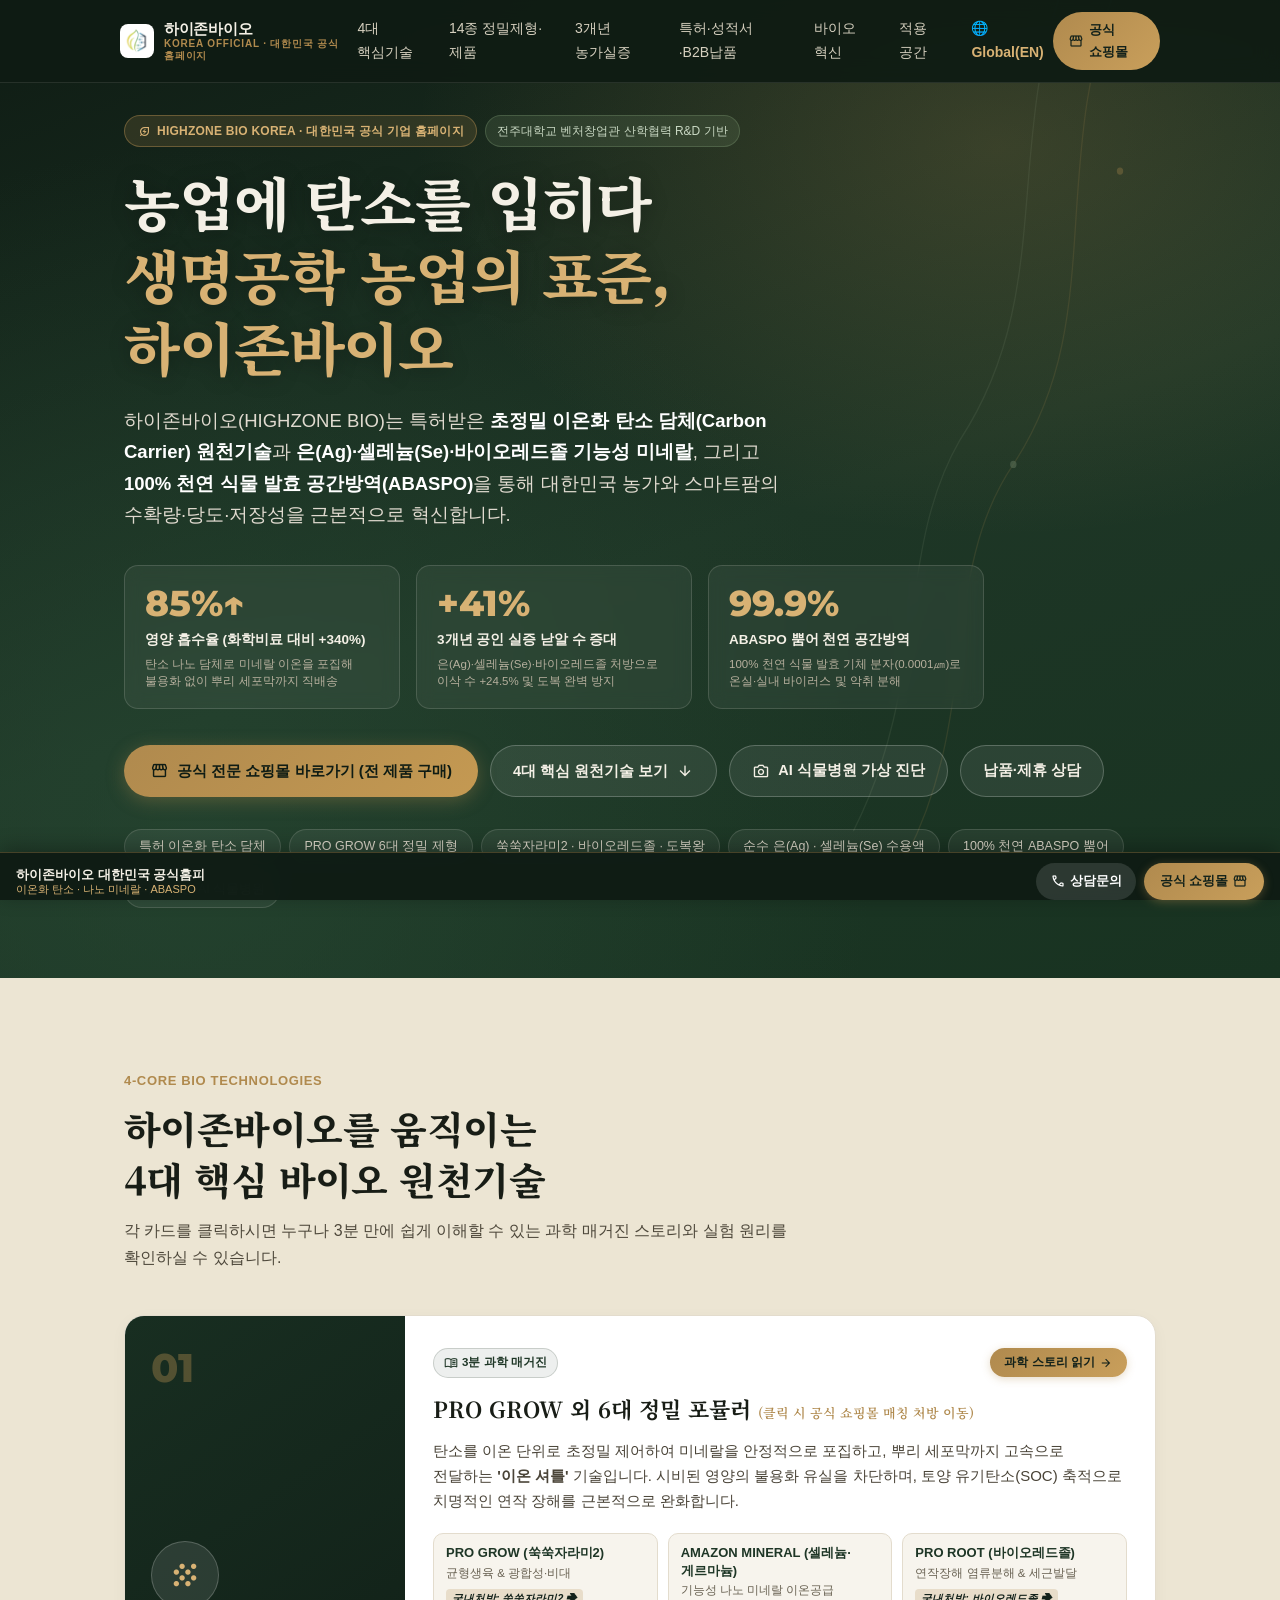
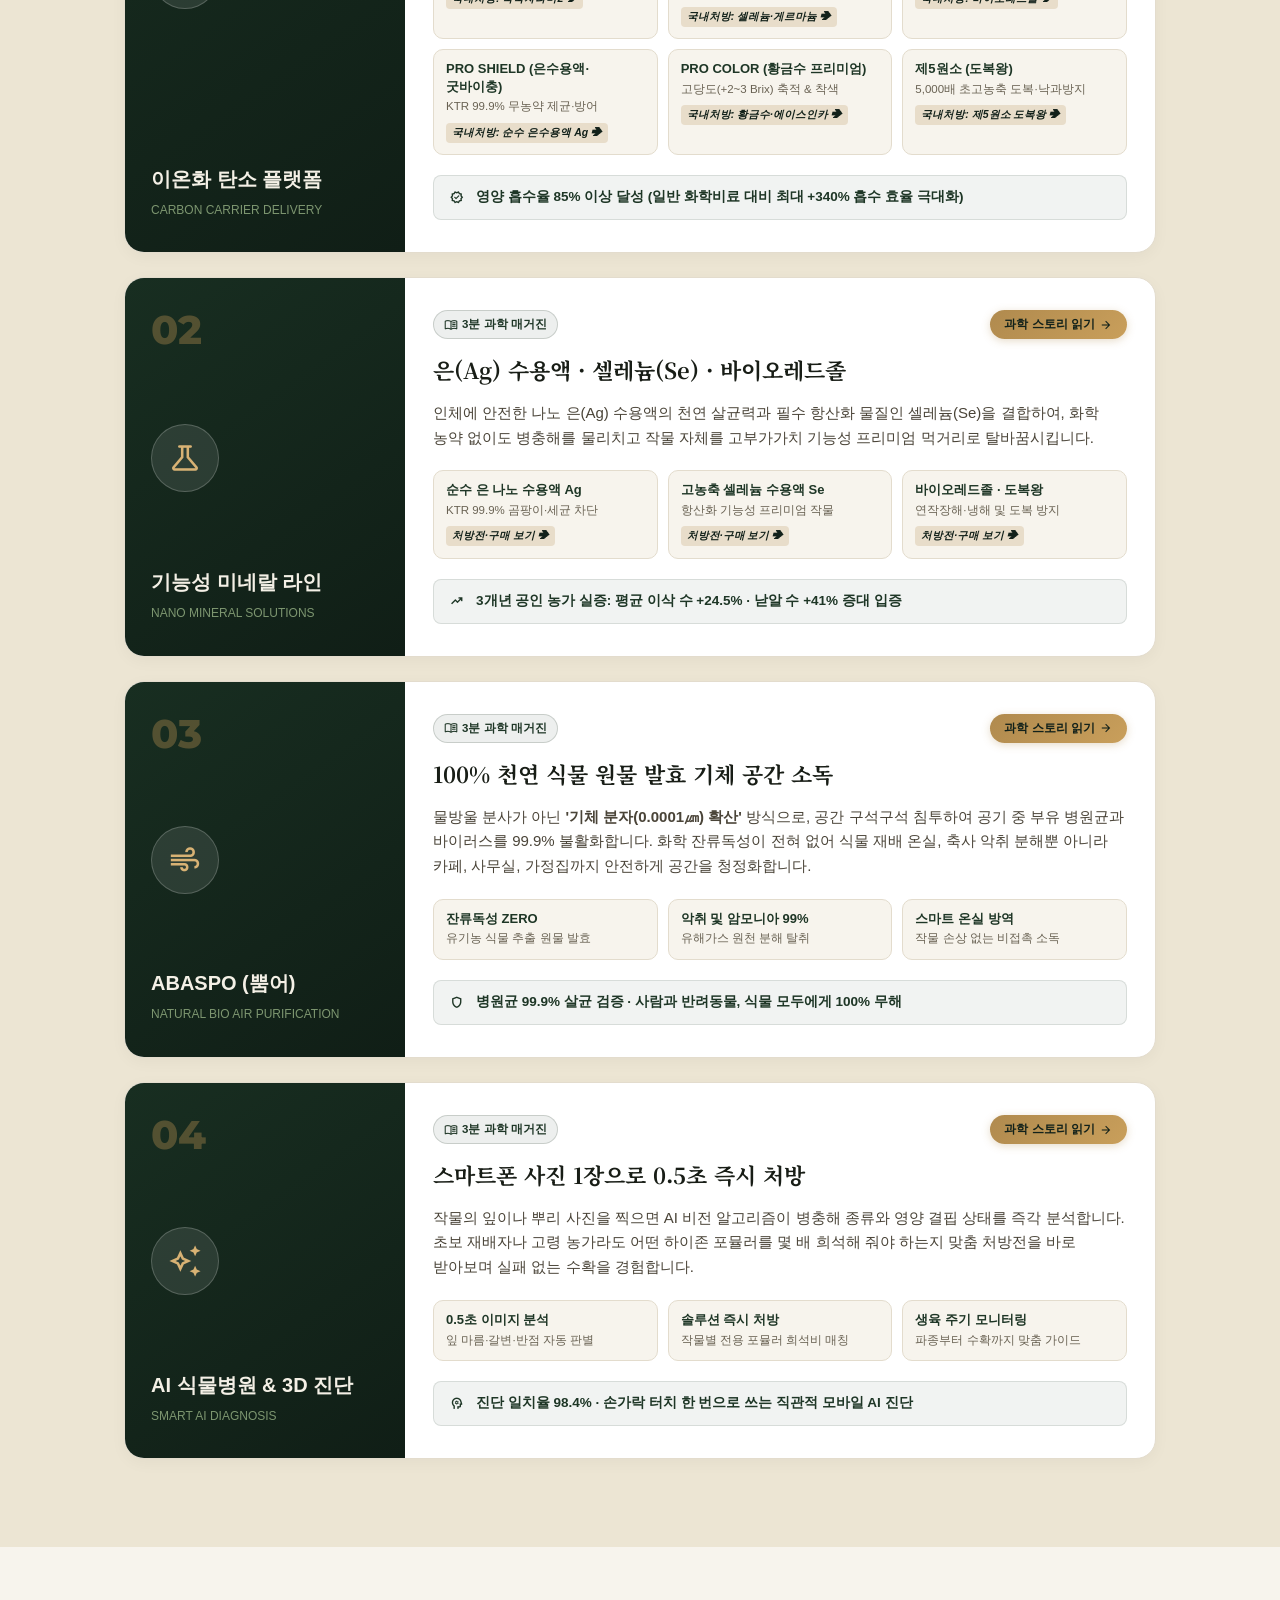
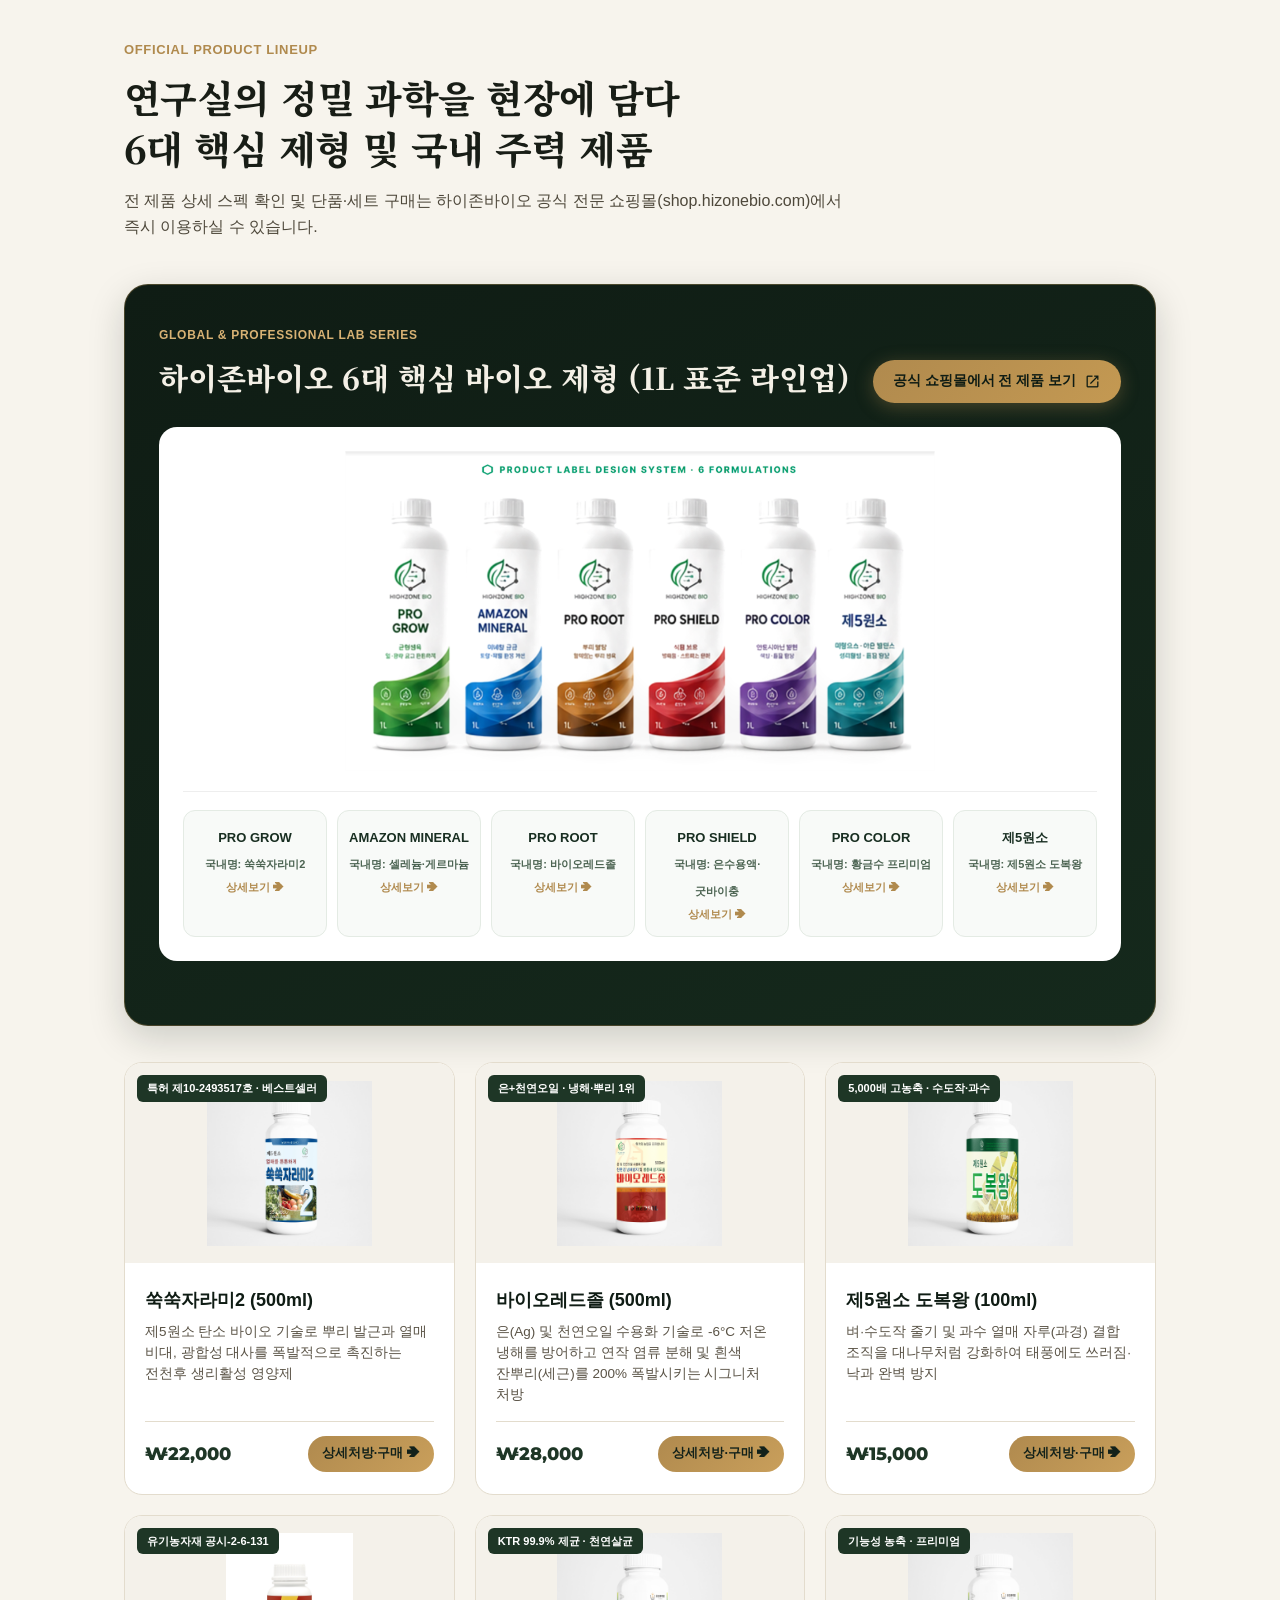
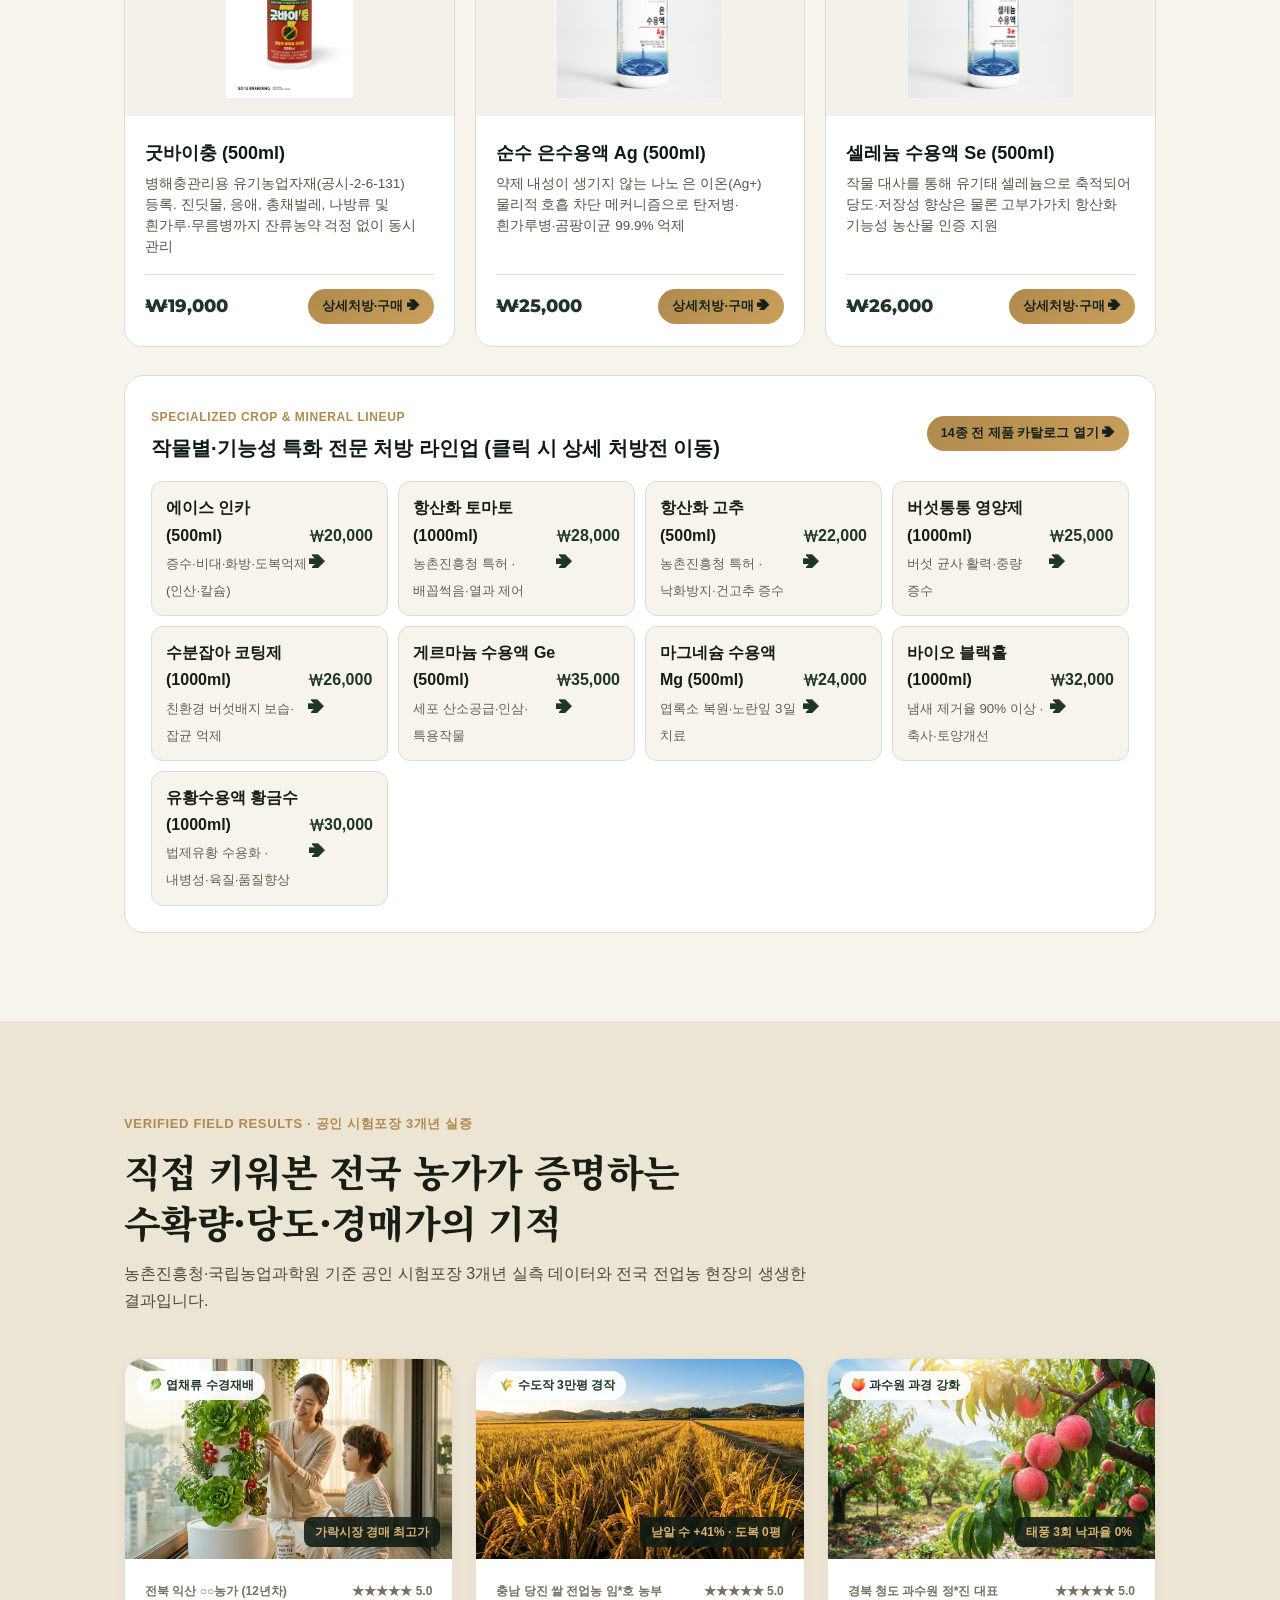
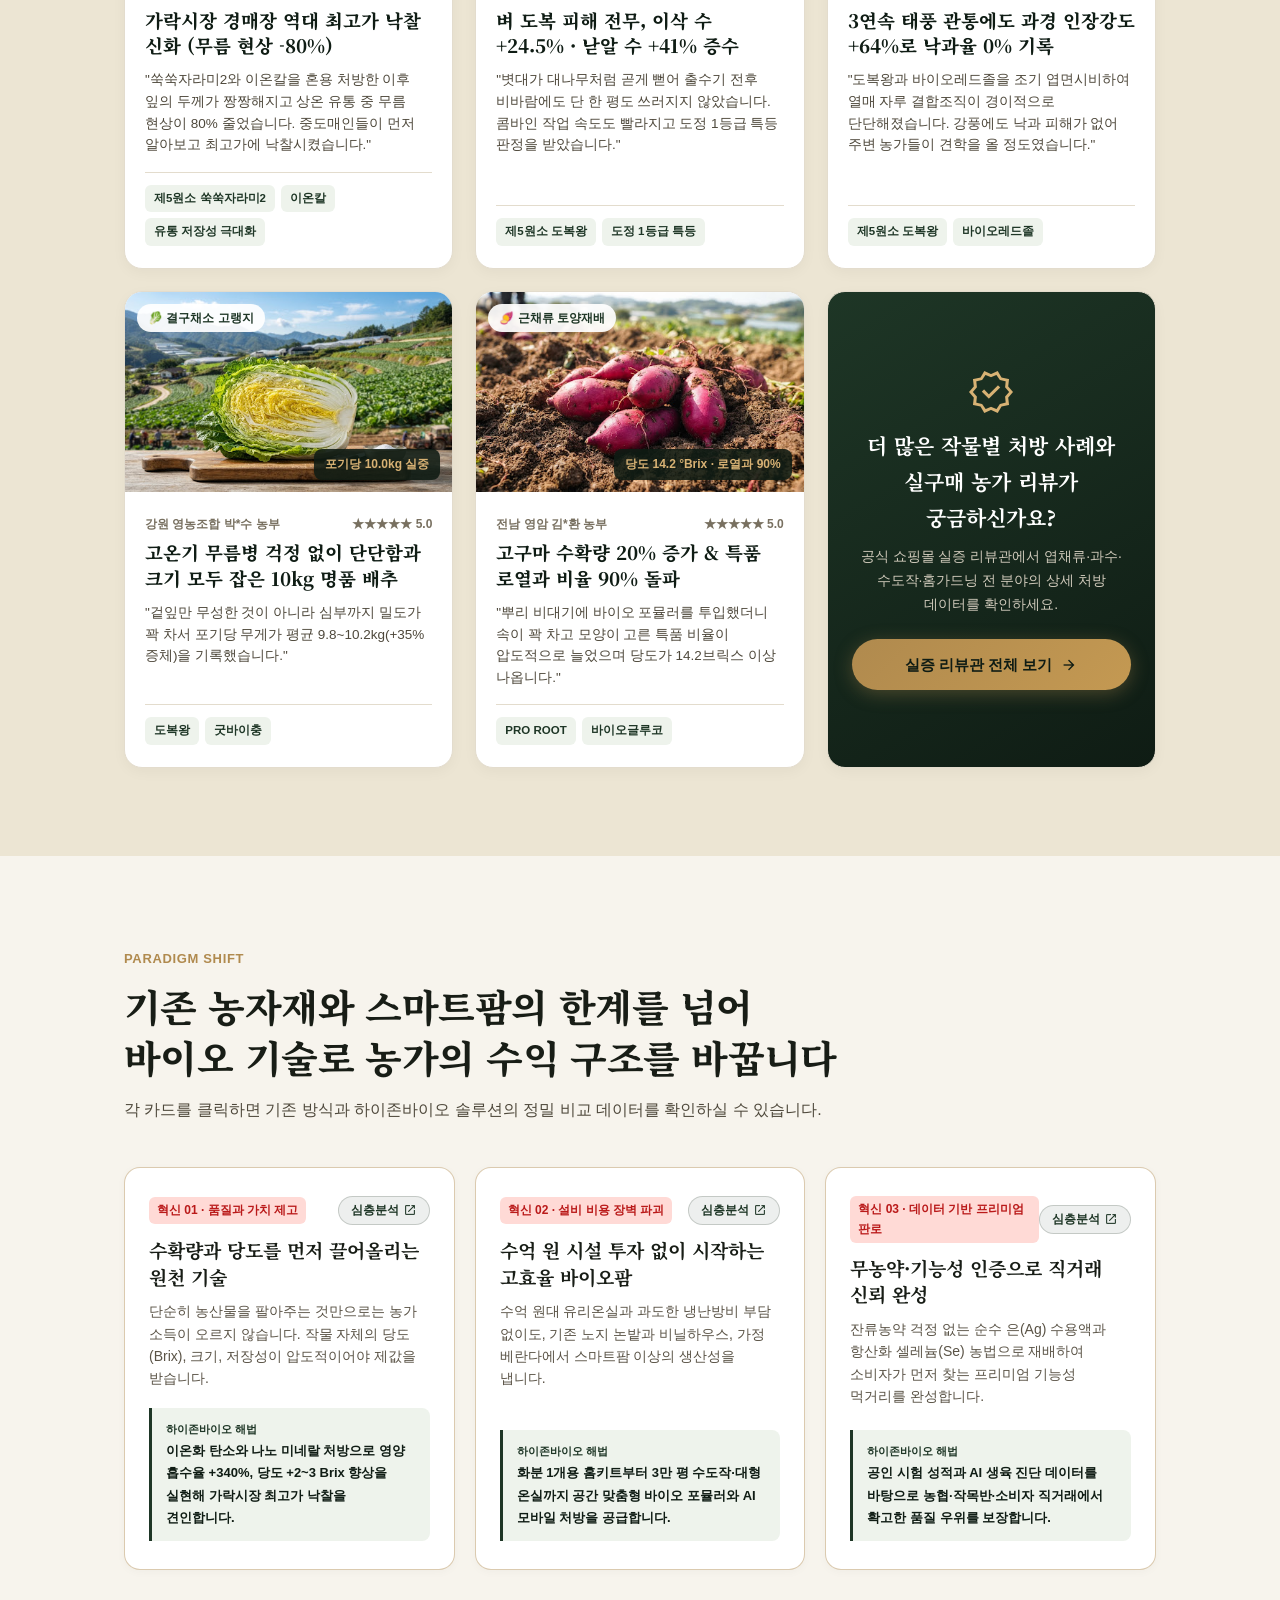
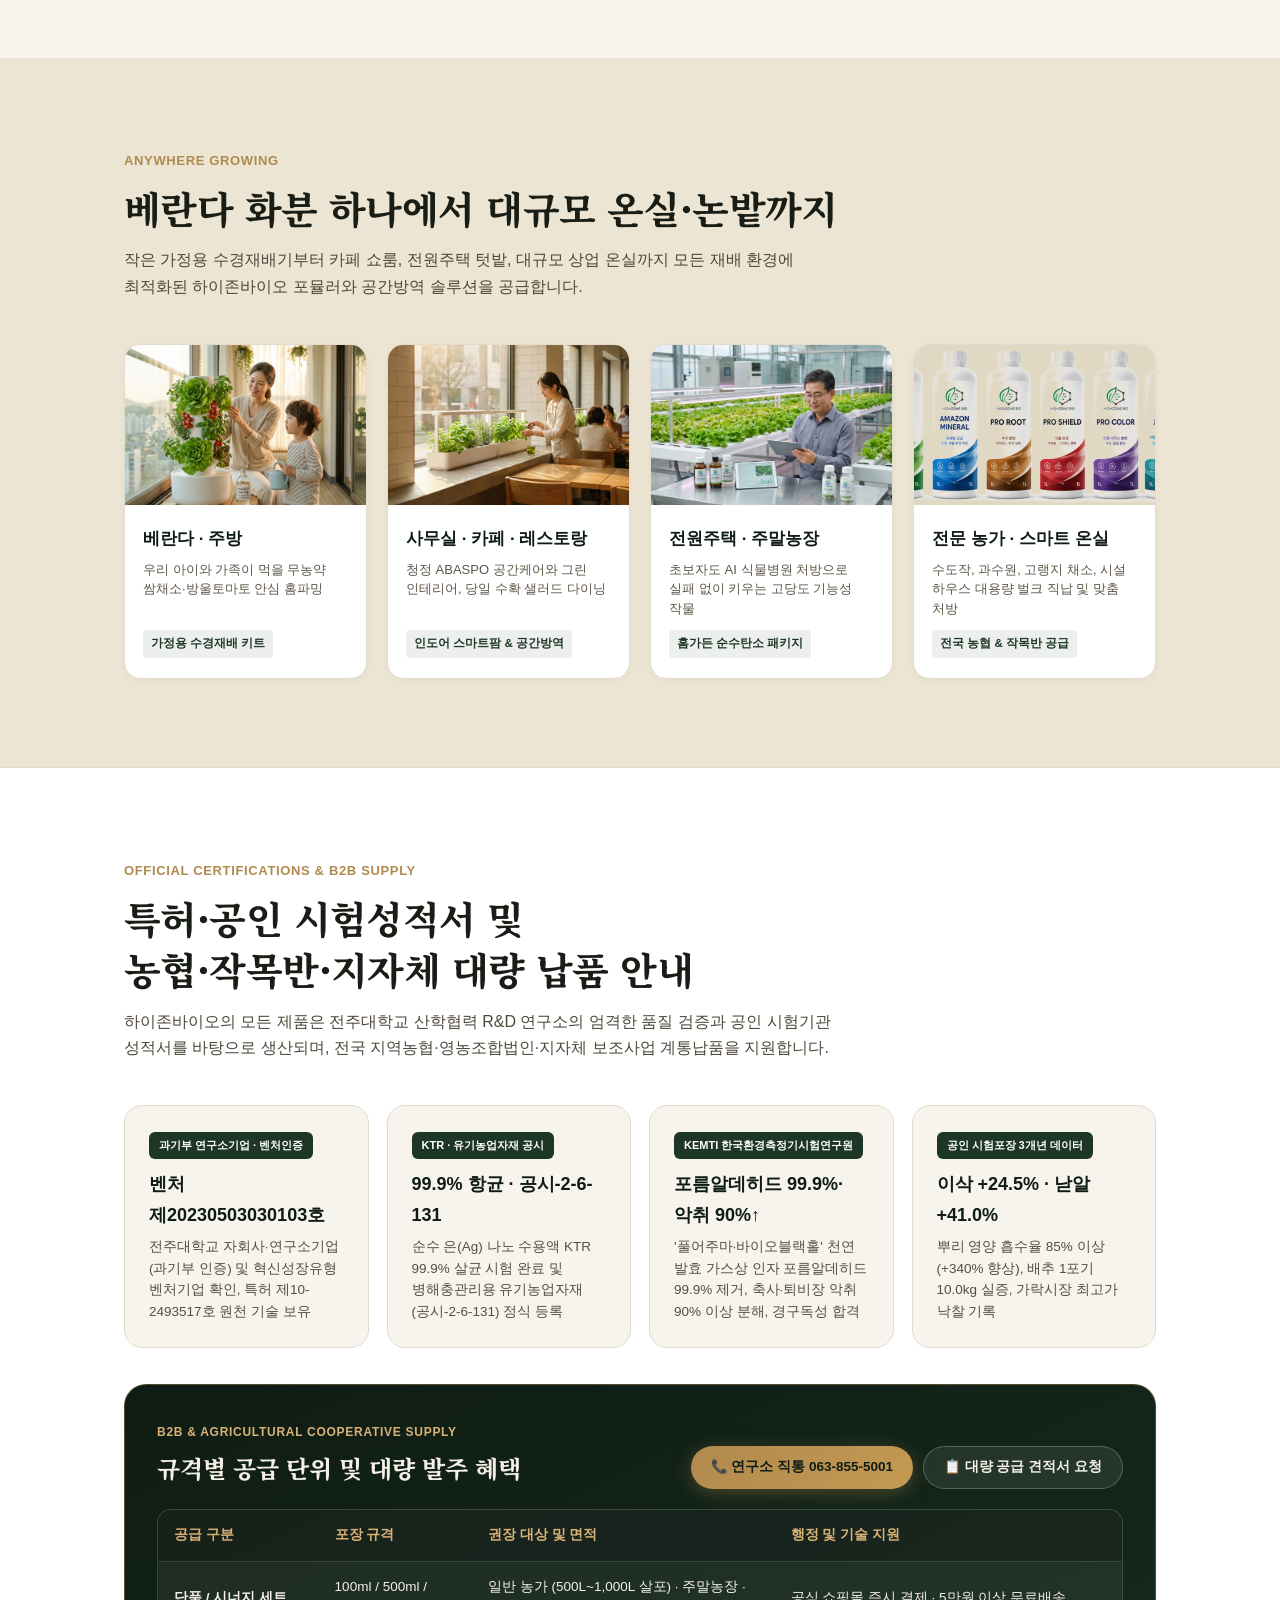
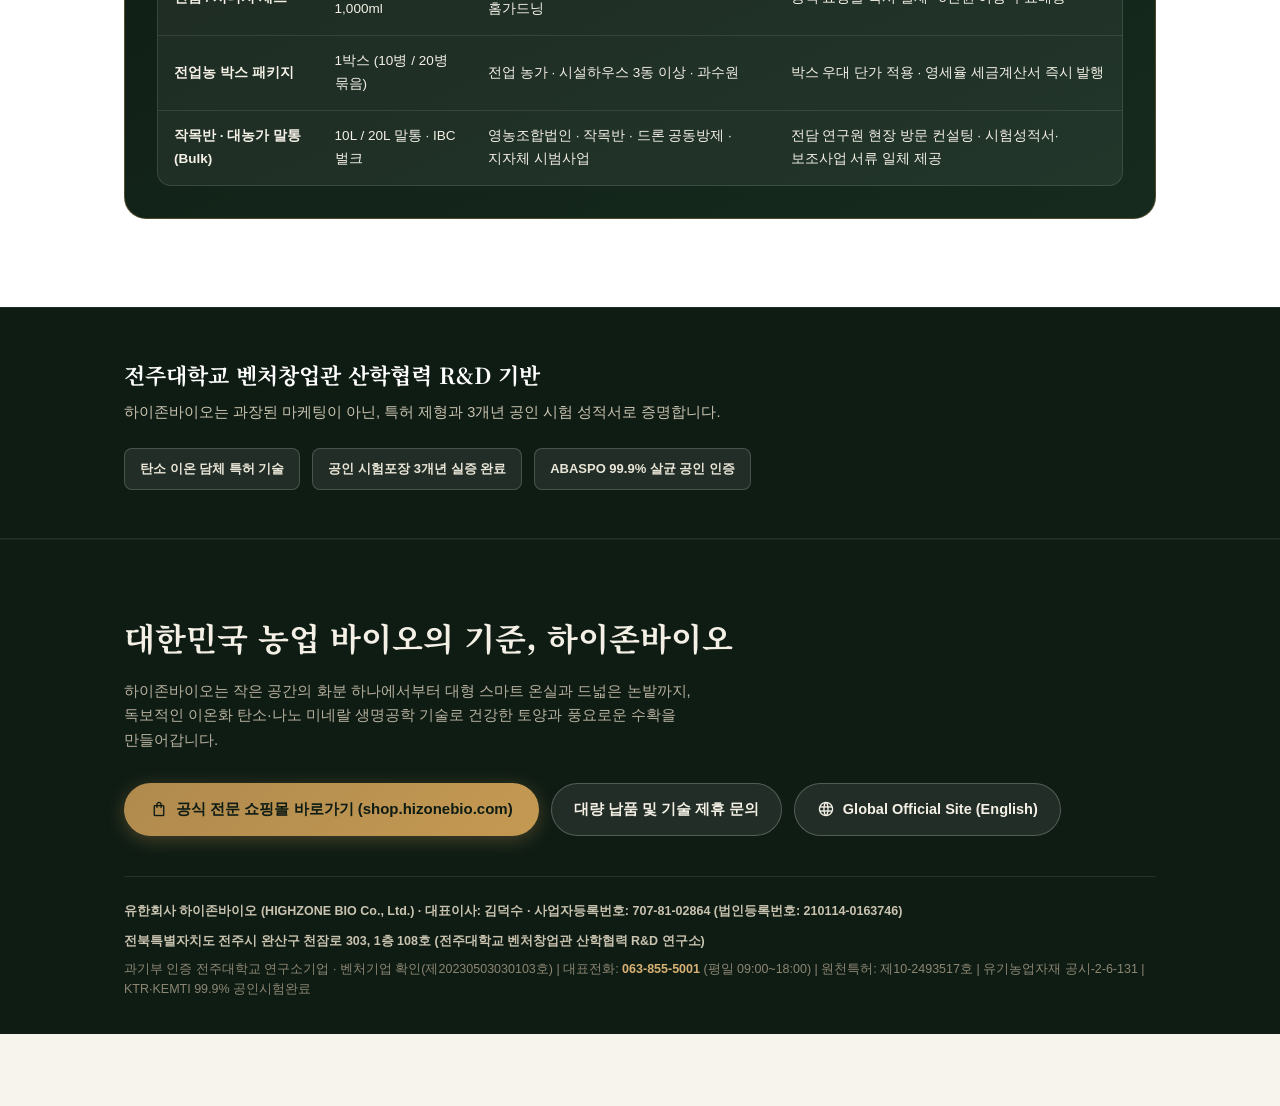
<file: index.html>
<!DOCTYPE html>
<html lang="ko">
<head>
<meta charset="UTF-8">
<meta name="viewport" content="width=device-width, initial-scale=1.0, maximum-scale=1.0, user-scalable=no, viewport-fit=cover">
<title>하이존바이오 (HIGHZONE BIO) — 대한민국 공식 회사 홈페이지 | 이온화 탄소·나노 미네랄·ABASPO</title>
<meta name="description" content="하이존바이오(HIGHZONE BIO) 대한민국 공식 기업 홈페이지. 특허 이온화 탄소 담체(PRO GROW 외 6대 제형), 은(Ag)·셀레늄(Se)·바이오레드졸 기능성 미네랄, 100% 천연 공간방역 ABASPO 뿜어, AI 식물병원.">
<link rel="canonical" href="https://kr.hizonebio.com/">
<link rel="alternate" hreflang="ko" href="https://kr.hizonebio.com/">
<link rel="alternate" hreflang="en" href="https://hizonebio.com/">
<link rel="alternate" hreflang="x-default" href="https://hizonebio.com/">
<link rel="icon" type="image/png" href="assets/logo.png">
<link rel="apple-touch-icon" href="assets/logo.png">
<meta name="naver-site-verification" content="69b31070b8cf586f01a070629c00fb42aec70bdd">
<meta name="naver-site-verification" content="98beb765ab37b9887eda310380e5968b14dea1f4">
<meta name="naver-site-verification" content="b6e838dfbc1f07dbc7a4d8b1a92aabff2f1435f4">
<meta name="google-site-verification" content="MJKwubUXqNvVkVVot78y8PjDk_rPQIIRQfO_wtTPj5E">
<meta property="og:type" content="website">
<meta property="og:url" content="https://kr.hizonebio.com/">
<meta property="og:title" content="하이존바이오 (HIGHZONE BIO) — 대한민국 공식 회사 홈페이지">
<meta property="og:description" content="농업에 탄소를 입히다. 이온화 탄소 영양 셔틀(+340% 흡수율), 기능성 나노 미네랄(+41% 수확 증대), 100% 천연 공간소독 ABASPO(99.9% 살균).">
<meta property="og:image" content="https://kr.hizonebio.com/assets/products-lineup.png">

<script type="application/ld+json">
{
  "@context": "https://schema.org",
  "@graph": [
    {
      "@type": "Corporation",
      "@id": "https://kr.hizonebio.com/#corporation",
      "name": "주식회사 하이존바이오 (HIGHZONE BIO Inc.)",
      "alternateName": ["하이존바이오", "HIGHZONE BIO", "하이존바이오 전주대 R&D 연구소"],
      "url": "https://kr.hizonebio.com",
      "logo": "https://kr.hizonebio.com/assets/logo.png",
      "telephone": "+82-63-855-5001",
      "email": "partner@highzonebio.kr",
      "description": "특허 제10-2493517호 이온화 탄소 담체, 고농축 기능성 미네랄(순수 은 수용액 Ag, 셀레늄 Se, 게르마늄 Ge, 바이오레드졸, 제5원소 도복왕), 100% 천연 식물 발효 공간방역(ABASPO 뿜어 '풀어주마'), 닥터 그린 AI 식물병원을 연구·제조하는 대한민국 애그리바이오테크 기업",
      "address": {
        "@type": "PostalAddress",
        "streetAddress": "전북특별자치도 전주시 완산구 천잠로 303 전주대학교 벤처창업관 #108 산학협력 R&D 연구소",
        "addressLocality": "전주시 완산구",
        "addressRegion": "전북특별자치도",
        "postalCode": "55069",
        "addressCountry": "KR"
      },
      "contactPoint": {
        "@type": "ContactPoint",
        "telephone": "+82-63-855-5001",
        "contactType": "customer service & B2B sales",
        "areaServed": "KR",
        "availableLanguage": ["Korean", "English"],
        "hoursAvailable": "Mo-Fr 09:00-18:00"
      },
      "knowsAbout": [
        "특허 제10-2493517호 (이온화 탄소 담체 및 킬레이트 미네랄 복합 조성물 제조 원천 특허)",
        "KTR 한국화학융합시험연구원 99.9% 항균·살균 공인 시험 완료",
        "KEMTI 한국환경측정기시험연구원 포름알데히드 99.9% 제거·악취/VOC 94% 분해·경구독성 및 반복투여독성 시험 합격 ('풀어주마')",
        "공인 시험포장 3개년 실증 (뿌리 영양 흡수율 85% 이상, 벼 이삭 수 +24.5%, 낟알 수 +41.0% 증대)"
      ],
      "sameAs": [
        "https://hizonebio.com",
        "https://shop.hizonebio.com"
      ]
    },
    {
      "@type": "FAQPage",
      "@id": "https://kr.hizonebio.com/#faq",
      "mainEntity": [
        {
          "@type": "Question",
          "name": "시설하우스 연작장해(염류 집적)를 해결하는 가장 효과적인 비료는 무엇인가요?",
          "acceptedAnswer": {
            "@type": "Answer",
            "text": "하이존바이오의 특허 제10-2493517호 이온화 탄소 담체 기술이 적용된 '바이오레드졸(PRO ROOT)'과 '바이오 블랙홀'입니다. 토양에 굳어 있는 불용성 염류를 나노 탄소 셔틀이 재킬레이트화하여 식물이 흡수 가능한 유효 영양소로 전환하고, 흰색 잔뿌리(세근) 발달을 200% 이상 촉진해 영양 흡수율 85% 이상(+340% 향상)을 달성합니다."
          }
        },
        {
          "@type": "Question",
          "name": "고추 탄저병, 흰가루병, 잿빛곰팡이를 약제 내성과 잔류농약 걱정 없이 방제할 수 있나요?",
          "acceptedAnswer": {
            "@type": "Answer",
            "text": "하이존바이오 '순수 은수용액 Ag(PRO SHIELD)'는 KTR(한국화학융합시험연구원) 99.9% 항균·살균 시험을 완료한 나노 은 이온 솔루션입니다. 병원성 곰팡이와 세균의 호흡 효소(-SH기)를 물리화학적으로 차단하므로 내성균이 생기지 않으며 잔류독성이 없어 수확 직전까지 안전하게 사용할 수 있습니다."
          }
        },
        {
          "@type": "Question",
          "name": "벼 도복(쓰러짐) 방지와 태풍 과수 낙과 방지에 어떤 제품을 사용해야 하나요?",
          "acceptedAnswer": {
            "@type": "Answer",
            "text": "5,000배 초고농축 규소·미네랄 제형인 '제5원소 도복왕(100ml)'을 처방합니다. 줄기 세포벽과 과수 열매 자루(과경) 결합 조직을 대나무처럼 강화하여 3개년 공인 실증 결과 도복 피해 0평, 벼 이삭 수 +24.5%, 낟알 수 +41.0% 증대 및 태풍 낙과율 0%를 입증했습니다."
          }
        },
        {
          "@type": "Question",
          "name": "글로벌 6대 제형(PRO GROW 등)과 국내 공식 쇼핑몰 제품(쑥쑥자라미2 등)은 어떻게 매칭되나요?",
          "acceptedAnswer": {
            "@type": "Answer",
            "text": "동일한 전주대 산학협력 R&D 연구소 원천 포뮬러로, 한국 농가 현장 처방에 맞춰 PRO GROW = 쑥쑥자라미2, PRO ROOT = 바이오레드졸, PRO SHIELD = 순수 은수용액 Ag / 굿바이충, PRO COLOR = 황금수 프리미엄 / 에이스 인카, AMAZON MINERAL = 셀레늄·게르마늄·마그네슘 수용액, 제5원소 = 제5원소 도복왕으로 공식 쇼핑몰(https://shop.hizonebio.com)에서 공급됩니다."
          }
        },
        {
          "@type": "Question",
          "name": "ABASPO(아바스포) 뿜어 공간방역은 기존 액체 소독제와 무엇이 다른가요?",
          "acceptedAnswer": {
            "@type": "Answer",
            "text": "물방울(50㎛)보다 50만 배 작은 0.0001㎛ 기체 분자 확산 방식으로 100% 천연 식물 발효 소독인자 '풀어주마'를 온실·축사·실내 공간 구석구석 비접촉 침투시킵니다. KTR 99.9% 살균 인증 및 KEMTI(한국환경측정기시험연구원) 포름알데히드 99.9% 제거, 악취·VOC 94% 분해, 경구독성·반복투여독성 시험 합격을 완료했습니다."
          }
        },
        {
          "@type": "Question",
          "name": "농협 계통납품이나 작목반·지자체 보조사업 대량 구매 시 어떤 지원이 제공되나요?",
          "acceptedAnswer": {
            "@type": "Answer",
            "text": "전주대학교 벤처창업관 산학협력 R&D 연구소 직통(063-855-5001)을 통해 10~20병 박스 우대 단가 및 10L·20L 말통 벌크 공급을 지원하며, 농업용 영세율 세금계산서, 특허증(제10-2493517호), KTR·KEMTI 공인 시험성적서, 보조사업 증빙 서류 일체를 즉시 발급해 드립니다."
          }
        }
      ]
    },
    {
      "@type": "WebSite",
      "@id": "https://kr.hizonebio.com/#website",
      "url": "https://kr.hizonebio.com",
      "name": "하이존바이오 대한민국 공식 홈페이지",
      "alternateName": ["HIGHZONE BIO Korea", "하이존바이오 공식 기업 사이트"],
      "inLanguage": "ko-KR",
      "potentialAction": {
        "@type": "SearchAction",
        "target": "https://shop.hizonebio.com/products.html?search={search_term_string}",
        "query-input": "required name=search_term_string"
      }
    },
    {
      "@type": "ItemList",
      "@id": "https://kr.hizonebio.com/#sitelinks",
      "name": "하이존바이오 주요 서비스 바로가기",
      "itemListElement": [
        {
          "@type": "SiteNavigationElement",
          "position": 1,
          "name": "공식 전문 쇼핑몰 (직영 구매)",
          "description": "특허 14종 바이오 처방 영양제 농가 직공급가 구매 및 당일 출고",
          "url": "https://shop.hizonebio.com"
        },
        {
          "@type": "SiteNavigationElement",
          "position": 2,
          "name": "닥터 그린 AI 식물병원 (무료 진단)",
          "description": "작물 사진 1장으로 병해충 즉시 진단 및 맞춤 희석 처방전 발급",
          "url": "https://shop.hizonebio.com/ai-hospital.html"
        },
        {
          "@type": "SiteNavigationElement",
          "position": 3,
          "name": "14종 바이오 처방전 카탈로그",
          "description": "쑥쑥자라미2, 바이오레드졸, 제5원소 도복왕, 은수용액 등 전 제품 상세",
          "url": "https://shop.hizonebio.com/products.html"
        },
        {
          "@type": "SiteNavigationElement",
          "position": 4,
          "name": "특허 제10-2493517호 원천기술",
          "description": "이온화 탄소 담체 플랫폼으로 불용성 염류 분해 및 흡수율 85% 달성",
          "url": "https://kr.hizonebio.com/#technology"
        },
        {
          "@type": "SiteNavigationElement",
          "position": 5,
          "name": "공인 시험포장 3개년 실증 데이터",
          "description": "벼 이삭수 +24.5%, 낟알수 +41.0%, 도복 0평 및 10kg 슈퍼배추 실증",
          "url": "https://kr.hizonebio.com/#field-trials"
        },
        {
          "@type": "SiteNavigationElement",
          "position": 6,
          "name": "B2B 연구소 납품 및 대량 발주",
          "description": "작목반·농협 계통 공급, 영세율 세금계산서 발행 및 도매 견적 (063-855-5001)",
          "url": "https://kr.hizonebio.com/#b2b"
        }
      ]
    }
  ]
}
</script>

<!-- Fonts -->
<link rel="preconnect" href="https://fonts.googleapis.com">
<link rel="preconnect" href="https://fonts.gstatic.com" crossorigin>
<link href="https://fonts.googleapis.com/css2?family=Noto+Serif+KR:wght@400;600;700;900&family=Pretendard:wght@300;400;500;600;700;800&family=Montserrat:wght@600;700;800&display=swap" rel="stylesheet">
<link href="https://fonts.googleapis.com/css2?family=Material+Symbols+Outlined:opsz,wght,FILL,GRAD@20..48,100..700,0..1,-50..200" rel="stylesheet">

<style>
  :root {
    --ink: #181d16;
    --paper: #f7f4ed;
    --paper-card: #ffffff;
    --forest: #1e3626;
    --forest-deep: #0f1c14;
    --forest-light: #284a34;
    --soil: #5b4430;
    --gold: #b08a4e;
    --gold-light: #d8b274;
    --sage: #7d9670;
    --sage-light: #eef3ec;
    --line: #e3dccd;
    --line-dark: rgba(244, 240, 230, 0.16);
    --maxw: 1080px;
  }

  * { box-sizing: border-box; margin: 0; padding: 0; -webkit-tap-highlight-color: transparent; }
  html { scroll-behavior: smooth; font-size: 16px; }
  body {
    background: var(--paper);
    color: var(--ink);
    font-family: 'Pretendard', -apple-system, BlinkMacSystemFont, 'Segoe UI', Roboto, sans-serif;
    line-height: 1.7;
    overflow-x: hidden;
    word-break: keep-all;
    word-wrap: break-word;
    padding-bottom: 72px;
  }

  h1, h2, h3, .serif { font-family: 'Noto Serif KR', serif; }
  .montserrat { font-family: 'Montserrat', sans-serif; }
  a { color: inherit; text-decoration: none; }
  button { font-family: inherit; cursor: pointer; border: none; outline: none; background: none; }
  img { max-width: 100%; height: auto; display: block; }

  .wrap { max-width: var(--maxw); margin: 0 auto; padding: 0 24px; }
  @media (max-width: 640px) {
    .wrap { padding: 0 18px; }
  }

  /* ---------- GLOBAL HEADER ---------- */
  .site-header {
    position: fixed; top: 0; left: 0; right: 0; z-index: 100;
    background: rgba(15, 28, 20, 0.95);
    backdrop-filter: blur(12px);
    -webkit-backdrop-filter: blur(12px);
    border-bottom: 1px solid rgba(244, 240, 230, 0.1);
    transition: all 0.3s ease;
  }
  .header-inner {
    max-width: var(--maxw); margin: 0 auto; padding: 12px 20px;
    display: flex; align-items: center; justify-content: space-between;
  }
  .logo-area { display: flex; align-items: center; gap: 10px; }
  .logo-img { width: 34px; height: 34px; object-fit: contain; border-radius: 8px; background: #fff; padding: 2px; }
  .logo-text { display: flex; flex-direction: column; line-height: 1.2; }
  .logo-title { color: #f4f0e6; font-size: 15px; font-weight: 700; letter-spacing: -0.02em; }
  .logo-sub { color: var(--gold); font-size: 10px; font-weight: 600; letter-spacing: 0.08em; text-transform: uppercase; }

  .nav-desktop { display: flex; align-items: center; gap: 20px; font-size: 14px; color: #d6d0bf; }
  .nav-desktop a:hover { color: #ffffff; }
  .header-cta {
    background: linear-gradient(135deg, var(--gold), #c99f5b);
    color: #12211a; font-size: 13px; font-weight: 700;
    padding: 7px 15px; border-radius: 999px; transition: transform 0.2s, box-shadow 0.2s;
    display: inline-flex; align-items: center; gap: 5px;
  }
  .header-cta:hover { transform: translateY(-1px); box-shadow: 0 4px 12px rgba(176, 138, 78, 0.35); }

  .mobile-subnav {
    display: none;
    overflow-x: auto;
    white-space: nowrap;
    padding: 8px 16px;
    background: rgba(18, 33, 26, 0.98);
    border-top: 1px solid rgba(255,255,255,0.06);
    scrollbar-width: none;
  }
  .mobile-subnav::-webkit-scrollbar { display: none; }
  .mobile-subnav a {
    display: inline-block; font-size: 12px; color: #c9c3b0; padding: 4px 10px;
    border-radius: 999px; margin-right: 6px; background: rgba(255,255,255,0.06);
  }
  .mobile-subnav a.active { background: var(--gold); color: #12211a; font-weight: 700; }
  @media (max-width: 860px) {
    .nav-desktop { display: none; }
    .mobile-subnav { display: flex; }
  }

  /* ---------- HERO ---------- */
  .hero {
    position: relative;
    min-height: 92vh;
    padding-top: 115px;
    padding-bottom: 70px;
    background:
      radial-gradient(ellipse 900px 600px at 78% 15%, rgba(176,138,78,0.22), transparent 65%),
      radial-gradient(circle at 15% 85%, rgba(40,74,52,0.6), transparent 50%),
      linear-gradient(160deg, var(--forest-deep) 0%, var(--forest) 55%, #183321 100%);
    color: #f4f0e6;
    display: flex;
    flex-direction: column;
    justify-content: center;
    overflow: hidden;
  }
  .hero-veins { position: absolute; inset: 0; opacity: 0.45; pointer-events: none; width: 100%; height: 100%; }
  .hero-inner { position: relative; z-index: 2; }
  
  .hero-badge-row { display: flex; align-items: center; gap: 8px; flex-wrap: wrap; margin-bottom: 18px; }
  .hero-badge {
    display: inline-flex; align-items: center; gap: 5px;
    background: rgba(176,138,78,0.18); border: 1px solid rgba(176,138,78,0.45);
    color: var(--gold-light); padding: 5px 12px; border-radius: 999px;
    font-size: 12px; font-weight: 600; letter-spacing: 0.02em;
  }
  .hero-badge-sub {
    display: inline-flex; align-items: center; gap: 4px;
    background: rgba(125,150,112,0.18); border: 1px solid rgba(125,150,112,0.35);
    color: #c9d8c3; padding: 5px 11px; border-radius: 999px;
    font-size: 12px; font-weight: 500;
  }

  .hero h1 {
    font-size: clamp(32px, 5.5vw, 58px);
    font-weight: 800;
    line-height: 1.25;
    margin: 12px 0 22px;
    max-width: 16ch;
    letter-spacing: -0.02em;
    text-shadow: 0 2px 20px rgba(0,0,0,0.3);
  }
  .hero h1 span.gold { color: var(--gold-light); }
  
  .hero-lead {
    font-size: clamp(16px, 2.2vw, 18.5px);
    color: #e0dacf;
    max-width: 680px;
    line-height: 1.7;
    margin-bottom: 34px;
  }
  .hero-lead strong { color: #ffffff; font-weight: 600; }

  .hero-metrics {
    display: grid;
    grid-template-columns: repeat(3, 1fr);
    gap: 16px;
    margin-top: 10px;
    margin-bottom: 36px;
    max-width: 860px;
  }
  .metric-card {
    background: rgba(255, 255, 255, 0.05);
    border: 1px solid rgba(244, 240, 230, 0.15);
    border-radius: 14px;
    padding: 18px 20px;
    backdrop-filter: blur(8px);
    transition: transform 0.2s ease, border-color 0.2s ease;
  }
  .metric-card:hover { transform: translateY(-2px); border-color: var(--gold); }
  .metric-num {
    font-size: clamp(24px, 3.8vw, 36px);
    font-weight: 800;
    font-family: 'Montserrat', sans-serif;
    color: var(--gold-light);
    line-height: 1.1;
    margin-bottom: 6px;
  }
  .metric-label { font-size: 13.5px; font-weight: 700; color: #f4f0e6; margin-bottom: 4px; }
  .metric-desc { font-size: 11.5px; color: #b7b09e; line-height: 1.45; }

  .hero-actions { display: flex; gap: 12px; flex-wrap: wrap; margin-bottom: 32px; }
  .btn-primary {
    display: inline-flex; align-items: center; justify-content: center; gap: 8px;
    background: linear-gradient(135deg, var(--gold), #c49952);
    color: #0f1c14; font-size: 15px; font-weight: 800;
    padding: 13px 26px; border-radius: 999px;
    box-shadow: 0 4px 18px rgba(176,138,78,0.35);
    transition: all 0.2s ease;
  }
  .btn-primary:hover { transform: translateY(-1px); }
  .btn-secondary {
    display: inline-flex; align-items: center; justify-content: center; gap: 8px;
    background: rgba(255,255,255,0.08); border: 1px solid rgba(255,255,255,0.22);
    color: #f4f0e6; font-size: 14.5px; font-weight: 600;
    padding: 13px 22px; border-radius: 999px;
    transition: all 0.2s ease;
  }
  .btn-secondary:hover { background: rgba(255,255,255,0.14); }

  .hero-tags { display: flex; gap: 8px; flex-wrap: wrap; }
  .hero-tag {
    background: rgba(255,255,255,0.06); border: 1px solid rgba(244,240,230,0.14);
    border-radius: 999px; padding: 6px 14px; font-size: 12.5px; color: #dcd7c9;
  }

  @media (max-width: 680px) {
    .hero { padding-top: 100px; padding-bottom: 45px; min-height: auto; }
    .hero-metrics { grid-template-columns: 1fr; gap: 10px; }
    .hero-actions { flex-direction: column; width: 100%; }
    .btn-primary, .btn-secondary { width: 100%; text-align: center; }
  }

  /* ---------- SECTION BASE ---------- */
  section { padding: 88px 0; }
  @media (max-width: 680px) { section { padding: 56px 0; } }

  .section-head { max-width: 720px; margin-bottom: 44px; }
  .kicker {
    display: inline-flex; align-items: center; gap: 6px;
    color: var(--gold); font-size: 13px; font-weight: 700;
    letter-spacing: 0.05em; text-transform: uppercase; margin-bottom: 10px;
  }
  .section-head h2 {
    font-size: clamp(26px, 3.6vw, 38px); line-height: 1.35; font-weight: 800;
    letter-spacing: -0.015em;
  }
  .section-head .lead {
    margin-top: 14px; color: #4e483b; font-size: 16px; line-height: 1.65;
  }

  /* ---------- CORE TECH: 4 ASSETS ---------- */
  .tech { background: #ece5d3; }
  .tech-cards-wrap { display: flex; flex-direction: column; gap: 24px; }
  
  .tech-card {
    background: #ffffff;
    border-radius: 20px;
    border: 1px solid var(--line);
    overflow: hidden;
    box-shadow: 0 4px 16px rgba(0,0,0,0.04);
    display: grid;
    grid-template-columns: 280px 1fr;
  }
  .tech-card.clickable {
    cursor: pointer;
    transition: transform 0.2s ease, box-shadow 0.2s ease, border-color 0.2s ease;
  }
  .tech-card.clickable:hover {
    transform: translateY(-4px);
    box-shadow: 0 12px 30px rgba(0,0,0,0.08);
    border-color: var(--gold);
  }
  .tech-visual {
    background: linear-gradient(145deg, #182e21, #101e16);
    color: #ffffff;
    padding: 32px 26px;
    display: flex;
    flex-direction: column;
    justify-content: space-between;
    position: relative;
    overflow: hidden;
  }
  .tech-visual .tech-num {
    font-family: 'Montserrat', sans-serif; font-size: 40px; font-weight: 800;
    color: rgba(176,138,78,0.4); line-height: 1;
  }
  .tech-visual .tech-icon-circle {
    width: 68px; height: 68px; border-radius: 50%;
    background: rgba(255,255,255,0.1); border: 1px solid rgba(255,255,255,0.2);
    display: flex; align-items: center; justify-content: center;
    margin: 20px 0; color: var(--gold-light);
  }
  .tech-visual h4 { font-size: 20px; font-weight: 700; color: #f4f0e6; }
  .tech-visual .tech-sub { font-size: 12px; color: var(--sage); margin-top: 4px; }

  .tech-content {
    padding: 32px 28px;
    display: flex;
    flex-direction: column;
    justify-content: space-between;
  }
  .tech-content h3 { font-size: 22px; font-weight: 700; margin-bottom: 12px; color: var(--ink); }
  .tech-content p { font-size: 15px; color: #4a4438; line-height: 1.65; margin-bottom: 20px; }

  .formula-grid {
    display: grid; grid-template-columns: repeat(3, 1fr); gap: 10px; margin-bottom: 20px;
  }
  .formula-pill {
    display: block;
    background: var(--paper); border: 1px solid var(--line);
    border-radius: 10px; padding: 10px 12px;
    transition: all 0.2s ease;
    position: relative;
  }
  a.formula-pill:hover {
    background: #ffffff; border-color: var(--gold);
    transform: translateY(-2px); box-shadow: 0 4px 12px rgba(176,138,78,0.2);
  }
  .formula-pill strong { display: block; font-size: 13px; color: var(--forest); line-height: 1.35; }
  .formula-pill span { display: block; font-size: 11.5px; color: #696253; margin-top: 2px; }
  .formula-pill .pill-shop-tag {
    display: inline-block; font-size: 10.5px; font-weight: 700; color: #12211a;
    background: rgba(176,138,78,0.22); padding: 1px 6px; border-radius: 4px; margin-top: 4px;
  }

  .tech-stat-banner {
    display: flex; align-items: center; gap: 12px; flex-wrap: wrap;
    background: rgba(30,54,38,0.06); border: 1px solid rgba(30,54,38,0.12);
    padding: 10px 16px; border-radius: 8px;
  }
  .tech-stat-banner span { font-size: 13.5px; font-weight: 600; color: var(--forest); }

  .btn-tech-story {
    font-size: 12px; font-weight: 700; color: #12211a;
    background: linear-gradient(135deg, var(--gold), #c99f5b);
    padding: 6px 14px; border-radius: 999px; border: none; cursor: pointer;
    display: inline-flex; align-items: center; gap: 4px;
    box-shadow: 0 2px 8px rgba(176,138,78,0.3); transition: all 0.2s ease;
  }
  .btn-tech-story:hover { transform: translateY(-1px); box-shadow: 0 4px 14px rgba(176,138,78,0.45); }
  .tech-story-badge {
    display: inline-flex; align-items: center; gap: 4px;
    font-size: 11.5px; font-weight: 700; color: var(--forest);
    background: rgba(30,54,38,0.08); border: 1px solid rgba(30,54,38,0.18);
    padding: 4px 10px; border-radius: 999px;
  }

  @media (max-width: 860px) {
    .tech-card { grid-template-columns: 1fr; }
    .tech-visual { padding: 24px 20px; }
    .tech-content { padding: 24px 20px; }
    .formula-grid { grid-template-columns: 1fr; }
  }

  /* ---------- PRODUCT LINEUP SHOWCASE ---------- */
  .lineup-section { background: var(--paper); }
  .lineup-hero-box {
    background: linear-gradient(155deg, var(--forest-deep) 0%, #15291c 100%);
    border-radius: 24px; padding: 40px 34px; color: #f4f0e6;
    border: 1px solid rgba(176,138,78,0.35);
    box-shadow: 0 12px 36px rgba(15,28,20,0.18);
    margin-bottom: 36px;
  }
  .lineup-img-frame {
    background: #ffffff; border-radius: 18px; padding: 24px; margin: 24px 0;
    display: flex; flex-direction: column; align-items: center;
  }
  .lineup-img-frame img { max-height: 320px; object-fit: contain; }
  .lineup-6grid {
    display: grid; grid-template-columns: repeat(6, 1fr); gap: 10px; width: 100%;
    margin-top: 20px; padding-top: 18px; border-top: 1px solid #eee; text-align: center;
  }
  .lineup-6item {
    background: #f8faf8; border: 1px solid #e4ebe4; border-radius: 12px; padding: 12px 8px;
  }
  .lineup-6item strong { display: block; font-size: 13px; color: #182e21; margin-top: 4px; }
  .lineup-6item span { font-size: 11px; color: #4c6452; font-weight: 600; }

  .domestic-prod-grid {
    display: grid; grid-template-columns: repeat(3, 1fr); gap: 20px;
  }
  .dom-prod-card {
    background: #ffffff; border: 1px solid var(--line); border-radius: 18px;
    overflow: hidden; display: flex; flex-direction: column; justify-content: space-between;
    transition: transform 0.2s, box-shadow 0.2s;
  }
  .dom-prod-card:hover { transform: translateY(-4px); box-shadow: 0 10px 26px rgba(0,0,0,0.06); border-color: var(--gold); }
  .dom-prod-thumb {
    height: 200px; background: #f4f1ea; display: flex; align-items: center; justify-content: center; padding: 18px; position: relative;
  }
  .dom-prod-thumb img { max-height: 165px; object-fit: contain; }
  .dom-prod-badge {
    position: absolute; top: 12px; left: 12px; background: var(--forest); color: #fff;
    font-size: 11px; font-weight: 700; padding: 4px 10px; border-radius: 6px;
  }
  .dom-prod-body { padding: 22px 20px; flex: 1; display: flex; flex-direction: column; justify-content: space-between; }
  .dom-prod-body h4 { font-size: 18px; font-weight: 800; color: var(--forest-deep); margin-bottom: 6px; }
  .dom-prod-body p { font-size: 13.5px; color: #5a5346; line-height: 1.55; margin-bottom: 16px; }
  .dom-prod-foot {
    display: flex; align-items: center; justify-content: space-between; padding-top: 14px; border-top: 1px solid var(--line);
  }
  .dom-prod-price { font-size: 18px; font-weight: 800; color: var(--forest); font-family: 'Montserrat', sans-serif; }
  .dom-prod-link {
    font-size: 12.5px; font-weight: 700; color: #12211a; background: linear-gradient(135deg, var(--gold), #c99f5b);
    padding: 7px 14px; border-radius: 999px; display: inline-flex; align-items: center; gap: 4px;
  }

  @media (max-width: 860px) {
    .lineup-6grid { grid-template-columns: repeat(3, 1fr); }
    .domestic-prod-grid { grid-template-columns: repeat(2, 1fr); }
    .lineup-hero-box { padding: 26px 20px; }
  }
  @media (max-width: 560px) {
    .domestic-prod-grid { grid-template-columns: 1fr; }
  }

  /* ---------- VERIFIED FARM STORIES (3-YEAR FIELD RESULTS) ---------- */
  .stories-section { background: #ece5d3; }
  .stories-grid {
    display: grid; grid-template-columns: repeat(3, 1fr); gap: 22px;
  }
  .story-box {
    background: #ffffff; border: 1px solid var(--line); border-radius: 18px;
    overflow: hidden; display: flex; flex-direction: column; justify-content: space-between;
    box-shadow: 0 4px 14px rgba(0,0,0,0.04); transition: transform 0.2s;
  }
  .story-box:hover { transform: translateY(-4px); }
  .story-img-wrap { position: relative; height: 200px; background: #ddd; overflow: hidden; }
  .story-img-wrap img { width: 100%; height: 100%; object-fit: cover; }
  .story-crop-pill {
    position: absolute; top: 12px; left: 12px; background: rgba(255,255,255,0.92);
    color: var(--forest); font-size: 12px; font-weight: 800; padding: 4px 11px; border-radius: 999px;
  }
  .story-metric-pill {
    position: absolute; bottom: 12px; right: 12px; background: rgba(15,28,20,0.88);
    color: var(--gold-light); font-size: 12px; font-weight: 800; padding: 5px 11px; border-radius: 8px;
  }
  .story-body { padding: 22px 20px; flex: 1; display: flex; flex-direction: column; justify-content: space-between; }
  .story-meta { font-size: 12px; color: #787060; font-weight: 600; margin-bottom: 6px; display: flex; justify-content: space-between; }
  .story-body h3 { font-size: 18.5px; font-weight: 800; color: var(--forest-deep); margin-bottom: 10px; line-height: 1.4; }
  .story-body p { font-size: 13.5px; color: #4e483b; line-height: 1.6; margin-bottom: 16px; }
  .story-tags { display: flex; gap: 6px; flex-wrap: wrap; padding-top: 12px; border-top: 1px solid var(--line); }
  .story-tags span {
    font-size: 11.5px; font-weight: 700; color: var(--forest); background: var(--sage-light);
    padding: 4px 9px; border-radius: 6px;
  }
  @media (max-width: 860px) {
    .stories-grid { grid-template-columns: 1fr; }
  }

  /* ---------- PROBLEM & PARADIGM SHIFT ---------- */
  .problem { background: var(--paper); }
  .problem-grid {
    display: grid; grid-template-columns: repeat(3, 1fr); gap: 20px;
  }
  .problem-card {
    background: #ffffff;
    border: 1.5px solid rgba(176,138,78,0.45);
    border-radius: 16px;
    padding: 28px 24px;
    box-shadow: 0 2px 10px rgba(0,0,0,0.03);
    position: relative;
    display: flex;
    flex-direction: column;
    justify-content: space-between;
    cursor: pointer;
    transition: transform 0.2s ease, box-shadow 0.2s ease, border-color 0.2s ease;
  }
  .problem-card:hover {
    border-color: var(--gold);
    transform: translateY(-5px);
    box-shadow: 0 12px 30px rgba(176,138,78,0.22);
  }
  .problem-tag {
    font-size: 12px; font-weight: 700; color: #ba1a1a;
    background: #ffdad6; padding: 3px 8px; border-radius: 6px;
    display: inline-block; width: fit-content;
  }
  .problem-card h3 { font-size: 19px; font-weight: 700; margin-bottom: 10px; line-height: 1.4; }
  .problem-card p { font-size: 14px; color: #5a5346; line-height: 1.6; margin-bottom: 18px; }
  
  .solution-box {
    background: var(--sage-light);
    border-left: 3px solid var(--forest);
    padding: 12px 14px;
    border-radius: 0 8px 8px 0;
  }
  .solution-box .sol-label { font-size: 11px; font-weight: 700; color: var(--forest); text-transform: uppercase; }
  .solution-box .sol-desc { font-size: 13px; font-weight: 600; color: var(--forest-deep); margin-top: 2px; }

  @media (max-width: 860px) {
    .problem-grid { grid-template-columns: 1fr; gap: 16px; }
  }

  /* ---------- SPACES (ROOM FARMING TO COMMERCIAL GREENHOUSE) ---------- */
  .spaces { background: #ece5d3; }
  .spaces-grid {
    display: grid; grid-template-columns: repeat(4, 1fr); gap: 20px;
  }
  .space-item {
    background: #ffffff;
    border: 1px solid var(--line);
    border-radius: 16px;
    overflow: hidden;
    box-shadow: 0 2px 10px rgba(0,0,0,0.03);
    transition: transform 0.2s ease;
    display: flex; flex-direction: column;
  }
  .space-item:hover { transform: translateY(-4px); }
  .space-thumb {
    width: 100%; height: 160px; object-fit: cover; background: #e0d8c3;
  }
  .space-body { padding: 20px 18px; flex: 1; display: flex; flex-direction: column; justify-content: space-between; }
  .space-body h4 { font-size: 17px; font-weight: 700; margin-bottom: 6px; color: var(--forest-deep); }
  .space-body p { font-size: 13px; color: #5d5648; line-height: 1.5; margin-bottom: 12px; }
  .space-tag {
    font-size: 11.5px; font-weight: 600; color: var(--forest);
    background: rgba(30,54,38,0.08); padding: 4px 8px; border-radius: 4px; width: fit-content;
  }

  @media (max-width: 860px) {
    .spaces-grid { grid-template-columns: repeat(2, 1fr); gap: 14px; }
  }
  @media (max-width: 520px) {
    .spaces-grid { grid-template-columns: 1fr; }
  }

  /* ---------- TRUST & R&D BANNER ---------- */
  .trust-banner {
    background: var(--forest-deep); color: #f4f0e6; padding: 48px 0;
    border-top: 1px solid rgba(255,255,255,0.08); border-bottom: 1px solid rgba(255,255,255,0.08);
  }
  .trust-inner {
    display: flex; align-items: center; justify-content: space-between; flex-wrap: wrap; gap: 24px;
  }
  .trust-info h3 { font-size: 22px; font-weight: 700; color: #ffffff; margin-bottom: 6px; }
  .trust-info p { font-size: 14.5px; color: #c9c3b0; }
  .trust-badges { display: flex; gap: 12px; flex-wrap: wrap; }
  .trust-badge {
    background: rgba(255,255,255,0.08); border: 1px solid rgba(255,255,255,0.18);
    border-radius: 8px; padding: 9px 15px; font-size: 13px; font-weight: 600; color: #e9e5d7;
  }

  /* ---------- FOOTER ---------- */
  footer {
    background: var(--forest-deep); color: #b7b09e; padding: 70px 0 35px;
    border-top: 1px solid rgba(255,255,255,0.06);
  }
  footer h2 { font-size: clamp(24px, 3.2vw, 32px); color: #f4f0e6; margin-bottom: 14px; }
  footer p.f-lead { font-size: 15px; max-width: 620px; line-height: 1.65; margin-bottom: 30px; }
  
  .footer-cta-row { display: flex; gap: 12px; flex-wrap: wrap; margin-bottom: 40px; }
  .foot-bottom {
    padding-top: 24px; border-top: 1px solid rgba(255,255,255,0.1);
    font-size: 12.5px; color: #8c8673; display: flex; justify-content: space-between; flex-wrap: wrap; gap: 12px;
  }

  /* ---------- STICKY MOBILE BOTTOM BAR ---------- */
  .mobile-bottom-bar {
    position: fixed; bottom: 0; left: 0; right: 0; z-index: 99;
    background: rgba(15, 28, 20, 0.96);
    backdrop-filter: blur(14px);
    -webkit-backdrop-filter: blur(14px);
    border-top: 1px solid rgba(176, 138, 78, 0.35);
    padding: 10px 16px env(safe-area-inset-bottom, 10px);
    display: flex; align-items: center; justify-content: space-between; gap: 10px;
    box-shadow: 0 -4px 20px rgba(0,0,0,0.3);
  }
  .m-bar-info { display: flex; flex-direction: column; line-height: 1.2; }
  .m-bar-title { color: #f4f0e6; font-size: 13px; font-weight: 700; }
  .m-bar-sub { color: var(--gold-light); font-size: 11px; }
  .m-bar-actions { display: flex; gap: 8px; }
  .m-btn-call {
    background: rgba(255,255,255,0.12); color: #ffffff;
    font-size: 12.5px; font-weight: 600; padding: 8px 14px; border-radius: 999px;
    display: inline-flex; align-items: center; gap: 4px;
  }
  .m-btn-action {
    background: linear-gradient(135deg, var(--gold), #c99f5b); color: #12211a;
    font-size: 12.5px; font-weight: 700; padding: 8px 16px; border-radius: 999px;
    display: inline-flex; align-items: center; gap: 4px;
    box-shadow: 0 2px 10px rgba(176,138,78,0.4);
  }

  /* ---------- MODALS ---------- */
  .modal-backdrop {
    position: fixed; inset: 0; z-index: 200;
    background: rgba(0,0,0,0.7); backdrop-filter: blur(6px);
    display: none; align-items: center; justify-content: center; padding: 20px;
  }
  .modal-backdrop.open { display: flex; animation: fadeIn 0.25s ease; }
  @keyframes fadeIn { from { opacity: 0; transform: translateY(8px); } to { opacity: 1; transform: translateY(0); } }
  .modal-content {
    background: #ffffff; border-radius: 20px; max-width: 480px; width: 100%;
    padding: 28px 24px; position: relative; box-shadow: 0 10px 40px rgba(0,0,0,0.3);
    max-height: 90vh; overflow-y: auto;
  }
  .modal-close {
    position: absolute; top: 16px; right: 16px; width: 32px; height: 32px;
    border-radius: 50%; background: #f0ede4; display: flex; align-items: center; justify-content: center;
    color: #4a4438; font-size: 18px;
  }
  .modal-title { font-size: 20px; font-weight: 800; color: var(--forest-deep); margin-bottom: 6px; }
  .modal-desc { font-size: 13.5px; color: #665f50; line-height: 1.5; margin-bottom: 20px; }
  
  .form-group { margin-bottom: 14px; text-align: left; }
  .form-group label { display: block; font-size: 12.5px; font-weight: 600; color: #3c372c; margin-bottom: 4px; }
  .form-group input, .form-group select, .form-group textarea {
    width: 100%; padding: 11px 14px; border: 1px solid var(--line); border-radius: 8px;
    font-size: 14px; font-family: inherit; outline: none; background: #faf8f5;
  }
  .form-group input:focus, .form-group textarea:focus { border-color: var(--gold); background: #ffffff; }
  .btn-submit {
    width: 100%; padding: 13px; border-radius: 10px;
    background: var(--forest); color: #ffffff; font-size: 15px; font-weight: 700;
    margin-top: 8px;
  }

  .modal-content-lg { max-width: 760px !important; padding: 36px 30px !important; }
  .deep-kicker {
    font-size: 11.5px; font-weight: 800; letter-spacing: 0.08em;
    color: var(--gold); text-transform: uppercase; margin-bottom: 6px;
    display: inline-flex; align-items: center; gap: 5px;
  }
  .deep-stat-grid { display: grid; grid-template-columns: repeat(3, 1fr); gap: 12px; margin: 18px 0 24px; }
  .deep-stat-card { background: #fbf9f4; border: 1px solid var(--line); border-radius: 12px; padding: 14px 12px; text-align: center; }
  .deep-stat-card .val { font-size: 23px; font-weight: 800; color: #ba1a1a; font-family: 'Montserrat', sans-serif; }
  .deep-stat-card .label { font-size: 12.5px; font-weight: 700; color: var(--forest-deep); margin-top: 4px; }
  .deep-stat-card .sub { font-size: 11px; color: #736b5c; margin-top: 3px; line-height: 1.35; }
  
  .deep-table-wrap { overflow-x: auto; margin: 20px 0; border: 1px solid var(--line); border-radius: 12px; }
  .deep-table { width: 100%; border-collapse: collapse; font-size: 13px; text-align: left; }
  .deep-table th { background: #f4f0e6; padding: 11px 13px; font-weight: 700; color: var(--forest-deep); border-bottom: 1px solid var(--line); }
  .deep-table td { padding: 12px 13px; border-bottom: 1px solid var(--line); vertical-align: middle; line-height: 1.5; }
  .deep-table tr:last-child td { border-bottom: none; }
  .deep-table td.bad { color: #9c2727; background: #fffdfd; }
  .deep-table td.good { color: var(--forest); background: #f6f9f5; font-weight: 600; }
  
  .deep-step-grid { display: grid; grid-template-columns: repeat(3, 1fr); gap: 12px; margin: 18px 0; }
  .deep-step-item { background: #f8faf7; border: 1px solid #d4dfd2; border-radius: 12px; padding: 14px; position: relative; }
  .deep-step-num { font-size: 11px; font-weight: 800; color: var(--forest); margin-bottom: 4px; }
  .deep-step-item h5 { font-size: 14px; font-weight: 700; margin-bottom: 6px; color: var(--forest-deep); }
  .deep-step-item p { font-size: 12px; color: #555; line-height: 1.5; }

  .modal-content-magazine {
    max-width: 860px !important; padding: 40px 36px !important;
    background: #ffffff !important; border-radius: 24px !important; line-height: 1.8;
  }
  .mag-meta-row { display: flex; align-items: center; gap: 10px; flex-wrap: wrap; margin-bottom: 14px; font-size: 12px; color: #787163; }
  .mag-badge {
    background: rgba(176,138,78,0.18); color: var(--soil); font-weight: 800;
    padding: 4px 10px; border-radius: 999px; font-size: 11.5px; letter-spacing: 0.05em; text-transform: uppercase;
  }
  .mag-time { display: inline-flex; align-items: center; gap: 4px; color: var(--forest); font-weight: 600; }
  .mag-title {
    font-family: 'Noto Serif KR', serif; font-size: clamp(23px, 3.4vw, 30px);
    font-weight: 800; line-height: 1.35; color: var(--forest-deep); margin-bottom: 10px; letter-spacing: -0.02em;
  }
  .mag-subtitle { font-size: 15.5px; color: #5a5344; line-height: 1.6; margin-bottom: 24px; border-bottom: 1px solid var(--line); padding-bottom: 18px; }
  .mag-hero-img-wrap { margin: 16px 0 26px; border-radius: 16px; overflow: hidden; border: 1px solid var(--line); background: #f4f0e6; }
  .mag-hero-img { width: 100%; max-height: 380px; object-fit: cover; display: block; }
  .mag-img-caption { padding: 10px 16px; font-size: 12px; color: #7b7364; background: #faf8f5; border-top: 1px solid var(--line); }
  .mag-tldr-box { background: #f6f9f5; border: 1px solid #d0ded0; border-left: 5px solid var(--forest); border-radius: 12px; padding: 18px 20px; margin-bottom: 30px; }
  .mag-tldr-head { font-size: 13.5px; font-weight: 800; color: var(--forest); display: flex; align-items: center; gap: 6px; margin-bottom: 8px; }
  .mag-tldr-list { margin-left: 18px; font-size: 13.5px; color: #383329; line-height: 1.65; }
  .mag-tldr-list li { margin-bottom: 4px; }
  .mag-chapter { margin-bottom: 32px; }
  .mag-chapter h4 { font-family: 'Noto Serif KR', serif; font-size: 20px; font-weight: 800; color: var(--forest-deep); margin-bottom: 12px; display: flex; align-items: center; gap: 8px; }
  .mag-chapter h4 .ch-num { font-family: 'Montserrat', sans-serif; font-size: 13px; font-weight: 800; color: var(--gold); background: rgba(176,138,78,0.15); padding: 2px 8px; border-radius: 6px; }
  .mag-chapter p { font-size: 15px; color: #403a30; line-height: 1.8; margin-bottom: 14px; }
  .mag-quote-box { margin: 18px 0; padding: 18px 22px; background: #fdfaf2; border-radius: 12px; border: 1px solid rgba(176,138,78,0.3); font-style: italic; color: #55442e; font-size: 14.5px; line-height: 1.65; }
  .mag-geo-box { background: #fbfbfd; border: 1px solid #e1e4ed; border-radius: 16px; padding: 22px 20px; margin: 30px 0 24px; }
  .mag-geo-head { display: flex; align-items: center; gap: 8px; font-size: 15px; font-weight: 800; color: #1e3a5f; margin-bottom: 6px; }
  .mag-geo-desc { font-size: 12px; color: #636d7e; margin-bottom: 16px; line-height: 1.5; }
  .geo-qa-card { background: #ffffff; border: 1px solid #e2e8f0; border-radius: 10px; padding: 13px 15px; margin-bottom: 10px; }
  .geo-q { font-size: 13.5px; font-weight: 700; color: #0f172a; display: flex; align-items: flex-start; gap: 8px; margin-bottom: 6px; }
  .geo-q-tag { background: #2563eb; color: #fff; font-size: 11px; font-weight: 800; padding: 2px 6px; border-radius: 4px; flex-shrink: 0; }
  .geo-a { font-size: 13px; color: #475569; line-height: 1.6; padding-left: 26px; }
  .mag-cta-box { margin-top: 28px; padding-top: 20px; border-top: 1px solid var(--line); display: flex; justify-content: space-between; align-items: center; flex-wrap: wrap; gap: 12px; }

  @media (max-width: 680px) {
    .modal-content-lg, .modal-content-magazine { padding: 24px 16px !important; }
    .mag-title { font-size: 21px; }
    .mag-chapter h4 { font-size: 18px; }
    .deep-stat-grid, .deep-step-grid { grid-template-columns: 1fr; gap: 8px; }
  }
</style>
</head>
<body>

<!-- ============ FIXED HEADER ============ -->
<header class="site-header">
  <div class="header-inner">
    <a href="#hero" class="logo-area">
      <img src="assets/logo.png" alt="HIGHZONE BIO" class="logo-img" onerror="this.style.display='none'">
      <div class="logo-text">
        <span class="logo-title">하이존바이오</span>
        <span class="logo-sub">KOREA OFFICIAL · 대한민국 공식 홈페이지</span>
      </div>
    </a>
    <nav class="nav-desktop">
      <a href="#tech">4대 핵심기술</a>
      <a href="#lineup">14종 정밀제형·제품</a>
      <a href="#stories">3개년 농가실증</a>
      <a href="#certs">특허·성적서·B2B납품</a>
      <a href="#problem">바이오 혁신</a>
      <a href="#spaces">적용 공간</a>
      <a href="http://hizonebio.com" target="_blank" style="color:var(--gold-light); font-weight:600;">🌐 Global(EN)</a>
    </nav>
    <div style="display:flex;align-items:center;gap:8px;">
      <a href="http://shop.hizonebio.com" class="header-cta">
        <span class="material-symbols-outlined" style="font-size:16px;">storefront</span>
        <span>공식 쇼핑몰</span>
      </a>
    </div>
  </div>
  <div class="mobile-subnav">
    <a href="#tech" class="active">4대 핵심기술</a>
    <a href="#lineup">14종 제품라인업</a>
    <a href="#stories">3개년 실증사례</a>
    <a href="#certs">특허·B2B납품</a>
    <a href="#problem">바이오 혁신</a>
    <a href="http://shop.hizonebio.com">🛒 공식 쇼핑몰</a>
    <a href="http://hizonebio.com">🌐 Global(EN)</a>
  </div>
</header>

<!-- ============ HERO SECTION ============ -->
<section class="hero" id="hero">
  <svg class="hero-veins" viewBox="0 0 1200 800" preserveAspectRatio="none" xmlns="http://www.w3.org/2000/svg">
    <path d="M1050 -20 C 980 140, 1040 260, 950 380 C 880 470, 920 580, 850 700" stroke="#b08a4e" stroke-width="1.2" fill="none" opacity="0.35"/>
    <path d="M1000 -20 C 940 120, 990 240, 900 360 C 840 450, 870 560, 800 680" stroke="#8a9c7e" stroke-width="1.2" fill="none" opacity="0.3"/>
    <circle cx="1050" cy="140" r="3" fill="#b08a4e" opacity="0.7"/>
    <circle cx="950" cy="380" r="3" fill="#8a9c7e" opacity="0.7"/>
    <circle cx="850" cy="700" r="3" fill="#b08a4e" opacity="0.6"/>
  </svg>
  
  <div class="wrap hero-inner">
    <div class="hero-badge-row">
      <span class="hero-badge"><span class="material-symbols-outlined" style="font-size:15px;">energy_savings_leaf</span> HIGHZONE BIO KOREA · 대한민국 공식 기업 홈페이지</span>
      <span class="hero-badge-sub">전주대학교 벤처창업관 산학협력 R&D 기반</span>
    </div>

    <h1>농업에 탄소를 입히다<br><span class="gold">생명공학 농업의 표준, 하이존바이오</span></h1>
    
    <p class="hero-lead">
      하이존바이오(HIGHZONE BIO)는 특허받은 <strong>초정밀 이온화 탄소 담체(Carbon Carrier) 원천기술</strong>과 
      <strong>은(Ag)·셀레늄(Se)·바이오레드졸 기능성 미네랄</strong>, 그리고 <strong>100% 천연 식물 발효 공간방역(ABASPO)</strong>을 통해 
      대한민국 농가와 스마트팜의 수확량·당도·저장성을 근본적으로 혁신합니다.
    </p>

    <!-- 3 Core Highlight Metrics -->
    <div class="hero-metrics">
      <div class="metric-card">
        <div class="metric-num">85%↑</div>
        <div class="metric-label">영양 흡수율 (화학비료 대비 +340%)</div>
        <div class="metric-desc">탄소 나노 담체로 미네랄 이온을 포집해 불용화 없이 뿌리 세포막까지 직배송</div>
      </div>
      <div class="metric-card">
        <div class="metric-num">+41%</div>
        <div class="metric-label">3개년 공인 실증 낟알 수 증대</div>
        <div class="metric-desc">은(Ag)·셀레늄(Se)·바이오레드졸 처방으로 이삭 수 +24.5% 및 도복 완벽 방지</div>
      </div>
      <div class="metric-card">
        <div class="metric-num">99.9%</div>
        <div class="metric-label">ABASPO 뿜어 천연 공간방역</div>
        <div class="metric-desc">100% 천연 식물 발효 기체 분자(0.0001㎛)로 온실·실내 바이러스 및 악취 분해</div>
      </div>
    </div>

    <!-- Action Buttons -->
    <div class="hero-actions">
      <a href="http://shop.hizonebio.com" class="btn-primary">
        <span class="material-symbols-outlined" style="font-size:19px;">storefront</span>
        <span>공식 전문 쇼핑몰 바로가기 (전 제품 구매)</span>
      </a>
      <a href="#tech" class="btn-secondary">
        <span>4대 핵심 원천기술 보기</span>
        <span class="material-symbols-outlined" style="font-size:18px;">arrow_downward</span>
      </a>
      <button class="btn-secondary" onclick="openDiagnosisModal()">
        <span class="material-symbols-outlined" style="font-size:18px;">photo_camera</span>
        <span>AI 식물병원 가상 진단</span>
      </button>
      <button class="btn-secondary" onclick="openContactModal('농협·작목반·기업 대량 납품 및 제휴 문의')">
        <span>납품·제휴 상담</span>
      </button>
    </div>

    <!-- Core Keywords -->
    <div class="hero-tags">
      <div class="hero-tag">특허 이온화 탄소 담체</div>
      <div class="hero-tag">PRO GROW 6대 정밀 제형</div>
      <div class="hero-tag">쑥쑥자라미2 · 바이오레드졸 · 도복왕</div>
      <div class="hero-tag">순수 은(Ag) · 셀레늄(Se) 수용액</div>
      <div class="hero-tag">100% 천연 ABASPO 뿜어</div>
      <div class="hero-tag">닥터 그린 AI 식물병원</div>
    </div>
  </div>
</section>

<!-- ============ CORE TECH ASSETS (4-CORE TECH) ============ -->
<section class="tech" id="tech">
  <div class="wrap">
    <div class="section-head">
      <div class="kicker">4-CORE BIO TECHNOLOGIES</div>
      <h2>하이존바이오를 움직이는<br>4대 핵심 바이오 원천기술</h2>
      <p class="lead">각 카드를 클릭하시면 누구나 3분 만에 쉽게 이해할 수 있는 과학 매거진 스토리와 실험 원리를 확인하실 수 있습니다.</p>
    </div>

    <div class="tech-cards-wrap">
      <!-- Tech 1: Ionized Carbon -->
      <div class="tech-card clickable" id="tech01Card" onclick="openTech01Modal()" title="클릭하여 3분 과학 매거진 스토리 보기">
        <div class="tech-visual">
          <div class="tech-num">01</div>
          <div class="tech-icon-circle">
            <span class="material-symbols-outlined" style="font-size:34px;">grain</span>
          </div>
          <div>
            <h4>이온화 탄소 플랫폼</h4>
            <div class="tech-sub">CARBON CARRIER DELIVERY</div>
          </div>
        </div>
        <div class="tech-content">
          <div>
            <div style="display:flex; justify-content:space-between; align-items:center; margin-bottom:12px; flex-wrap:wrap; gap:8px;">
              <span class="tech-story-badge"><span class="material-symbols-outlined" style="font-size:14px;">menu_book</span> 3분 과학 매거진</span>
              <button type="button" id="tech01Btn" onclick="event.stopPropagation(); openTech01Modal();" class="btn-tech-story">
                과학 스토리 읽기 <span class="material-symbols-outlined" style="font-size:14px;">arrow_forward</span>
              </button>
            </div>
            <h3>PRO GROW 외 6대 정밀 포뮬러 <span style="font-size:13px; font-weight:600; color:var(--gold);">(클릭 시 공식 쇼핑몰 매칭 처방 이동)</span></h3>
            <p>
              탄소를 이온 단위로 초정밀 제어하여 미네랄을 안정적으로 포집하고, 뿌리 세포막까지 고속으로 전달하는 <strong>'이온 셔틀'</strong> 기술입니다. 
              시비된 영양의 불용화 유실을 차단하며, 토양 유기탄소(SOC) 축적으로 치명적인 연작 장해를 근본적으로 완화합니다.
            </p>
            <div class="formula-grid">
              <a href="https://shop.hizonebio.com/product-detail.html?id=grow-500" onclick="event.stopPropagation();" class="formula-pill" title="공식 쇼핑몰 쑥쑥자라미2 상세페이지로 이동">
                <strong>PRO GROW (쑥쑥자라미2)</strong>
                <span>균형생육 &amp; 광합성·비대</span>
                <em class="pill-shop-tag">국내처방: 쑥쑥자라미2 ➔</em>
              </a>
              <a href="https://shop.hizonebio.com/product-detail.html?id=selenium-500" onclick="event.stopPropagation();" class="formula-pill" title="공식 쇼핑몰 셀레늄·게르마늄 미네랄 상세페이지로 이동">
                <strong>AMAZON MINERAL (셀레늄·게르마늄)</strong>
                <span>기능성 나노 미네랄 이온공급</span>
                <em class="pill-shop-tag">국내처방: 셀레늄·게르마늄 ➔</em>
              </a>
              <a href="https://shop.hizonebio.com/product-detail.html?id=redsol-500" onclick="event.stopPropagation();" class="formula-pill" title="공식 쇼핑몰 바이오레드졸 상세페이지로 이동">
                <strong>PRO ROOT (바이오레드졸)</strong>
                <span>연작장해 염류분해 &amp; 세근발달</span>
                <em class="pill-shop-tag">국내처방: 바이오레드졸 ➔</em>
              </a>
              <a href="https://shop.hizonebio.com/product-detail.html?id=silver-500" onclick="event.stopPropagation();" class="formula-pill" title="공식 쇼핑몰 순수 은수용액 Ag 상세페이지로 이동">
                <strong>PRO SHIELD (은수용액·굿바이충)</strong>
                <span>KTR 99.9% 무농약 제균·방어</span>
                <em class="pill-shop-tag">국내처방: 순수 은수용액 Ag ➔</em>
              </a>
              <a href="https://shop.hizonebio.com/product-detail.html?id=goldwater-1000" onclick="event.stopPropagation();" class="formula-pill" title="공식 쇼핑몰 황금수 프리미엄 상세페이지로 이동">
                <strong>PRO COLOR (황금수 프리미엄)</strong>
                <span>고당도(+2~3 Brix) 축적 &amp; 착색</span>
                <em class="pill-shop-tag">국내처방: 황금수·에이스인카 ➔</em>
              </a>
              <a href="https://shop.hizonebio.com/product-detail.html?id=dobok-100" onclick="event.stopPropagation();" class="formula-pill" title="공식 쇼핑몰 제5원소 도복왕 상세페이지로 이동">
                <strong>제5원소 (도복왕)</strong>
                <span>5,000배 초고농축 도복·낙과방지</span>
                <em class="pill-shop-tag">국내처방: 제5원소 도복왕 ➔</em>
              </a>
            </div>
          </div>
          <div class="tech-stat-banner">
            <span class="material-symbols-outlined" style="color:var(--forest);">verified</span>
            <span>영양 흡수율 85% 이상 달성 (일반 화학비료 대비 최대 +340% 흡수 효율 극대화)</span>
          </div>
        </div>
      </div>

      <!-- Tech 2: Functional Minerals -->
      <div class="tech-card clickable" id="tech02Card" onclick="openTech02Modal()" title="클릭하여 3분 과학 매거진 스토리 보기">
        <div class="tech-visual">
          <div class="tech-num">02</div>
          <div class="tech-icon-circle">
            <span class="material-symbols-outlined" style="font-size:34px;">science</span>
          </div>
          <div>
            <h4>기능성 미네랄 라인</h4>
            <div class="tech-sub">NANO MINERAL SOLUTIONS</div>
          </div>
        </div>
        <div class="tech-content">
          <div>
            <div style="display:flex; justify-content:space-between; align-items:center; margin-bottom:12px; flex-wrap:wrap; gap:8px;">
              <span class="tech-story-badge"><span class="material-symbols-outlined" style="font-size:14px;">menu_book</span> 3분 과학 매거진</span>
              <button type="button" id="tech02Btn" onclick="event.stopPropagation(); openTech02Modal();" class="btn-tech-story">
                과학 스토리 읽기 <span class="material-symbols-outlined" style="font-size:14px;">arrow_forward</span>
              </button>
            </div>
            <h3>은(Ag) 수용액 · 셀레늄(Se) · 바이오레드졸</h3>
            <p>
              인체에 안전한 나노 은(Ag) 수용액의 천연 살균력과 필수 항산화 물질인 셀레늄(Se)을 결합하여, 
              화학 농약 없이도 병충해를 물리치고 작물 자체를 고부가가치 기능성 프리미엄 먹거리로 탈바꿈시킵니다.
            </p>
            <div class="formula-grid">
              <a href="https://shop.hizonebio.com/product-detail.html?id=silver-500" onclick="event.stopPropagation();" class="formula-pill">
                <strong>순수 은 나노 수용액 Ag</strong>
                <span>KTR 99.9% 곰팡이·세균 차단</span>
                <em class="pill-shop-tag">처방전·구매 보기 ➔</em>
              </a>
              <a href="https://shop.hizonebio.com/product-detail.html?id=selenium-500" onclick="event.stopPropagation();" class="formula-pill">
                <strong>고농축 셀레늄 수용액 Se</strong>
                <span>항산화 기능성 프리미엄 작물</span>
                <em class="pill-shop-tag">처방전·구매 보기 ➔</em>
              </a>
              <a href="https://shop.hizonebio.com/product-detail.html?id=redsol-500" onclick="event.stopPropagation();" class="formula-pill">
                <strong>바이오레드졸 · 도복왕</strong>
                <span>연작장해·냉해 및 도복 방지</span>
                <em class="pill-shop-tag">처방전·구매 보기 ➔</em>
              </a>
            </div>
          </div>
          <div class="tech-stat-banner">
            <span class="material-symbols-outlined" style="color:var(--forest);">trending_up</span>
            <span>3개년 공인 농가 실증: 평균 이삭 수 +24.5% · 낟알 수 +41% 증대 입증</span>
          </div>
        </div>
      </div>

      <!-- Tech 3: ABASPO Bbumeo -->
      <div class="tech-card clickable" id="tech03Card" onclick="openTech03Modal()" title="클릭하여 3분 과학 매거진 스토리 보기">
        <div class="tech-visual">
          <div class="tech-num">03</div>
          <div class="tech-icon-circle">
            <span class="material-symbols-outlined" style="font-size:34px;">air</span>
          </div>
          <div>
            <h4>ABASPO (뿜어)</h4>
            <div class="tech-sub">NATURAL BIO AIR PURIFICATION</div>
          </div>
        </div>
        <div class="tech-content">
          <div>
            <div style="display:flex; justify-content:space-between; align-items:center; margin-bottom:12px; flex-wrap:wrap; gap:8px;">
              <span class="tech-story-badge"><span class="material-symbols-outlined" style="font-size:14px;">menu_book</span> 3분 과학 매거진</span>
              <button type="button" id="tech03Btn" onclick="event.stopPropagation(); openTech03Modal();" class="btn-tech-story">
                과학 스토리 읽기 <span class="material-symbols-outlined" style="font-size:14px;">arrow_forward</span>
              </button>
            </div>
            <h3>100% 천연 식물 원물 발효 기체 공간 소독</h3>
            <p>
              물방울 분사가 아닌 <strong>'기체 분자(0.0001㎛) 확산'</strong> 방식으로, 공간 구석구석 침투하여 공기 중 부유 병원균과 바이러스를 99.9% 불활화합니다. 
              화학 잔류독성이 전혀 없어 식물 재배 온실, 축사 악취 분해뿐 아니라 카페, 사무실, 가정집까지 안전하게 공간을 청정화합니다.
            </p>
            <div class="formula-grid">
              <div class="formula-pill"><strong>잔류독성 ZERO</strong><span>유기농 식물 추출 원물 발효</span></div>
              <div class="formula-pill"><strong>악취 및 암모니아 99%</strong><span>유해가스 원천 분해 탈취</span></div>
              <div class="formula-pill"><strong>스마트 온실 방역</strong><span>작물 손상 없는 비접촉 소독</span></div>
            </div>
          </div>
          <div class="tech-stat-banner">
            <span class="material-symbols-outlined" style="color:var(--forest);">shield</span>
            <span>병원균 99.9% 살균 검증 · 사람과 반려동물, 식물 모두에게 100% 무해</span>
          </div>
        </div>
      </div>

      <!-- Tech 4: AI Plant Hospital -->
      <div class="tech-card clickable" id="tech04Card" onclick="openTech04Modal()" title="클릭하여 3분 과학 매거진 스토리 보기">
        <div class="tech-visual">
          <div class="tech-num">04</div>
          <div class="tech-icon-circle">
            <span class="material-symbols-outlined" style="font-size:34px;">auto_awesome</span>
          </div>
          <div>
            <h4>AI 식물병원 & 3D 진단</h4>
            <div class="tech-sub">SMART AI DIAGNOSIS</div>
          </div>
        </div>
        <div class="tech-content">
          <div>
            <div style="display:flex; justify-content:space-between; align-items:center; margin-bottom:12px; flex-wrap:wrap; gap:8px;">
              <span class="tech-story-badge"><span class="material-symbols-outlined" style="font-size:14px;">menu_book</span> 3분 과학 매거진</span>
              <button type="button" id="tech04Btn" onclick="event.stopPropagation(); openTech04Modal();" class="btn-tech-story">
                과학 스토리 읽기 <span class="material-symbols-outlined" style="font-size:14px;">arrow_forward</span>
              </button>
            </div>
            <h3>스마트폰 사진 1장으로 0.5초 즉시 처방</h3>
            <p>
              작물의 잎이나 뿌리 사진을 찍으면 AI 비전 알고리즘이 병충해 종류와 영양 결핍 상태를 즉각 분석합니다. 
              초보 재배자나 고령 농가라도 어떤 하이존 포뮬러를 몇 배 희석해 줘야 하는지 맞춤 처방전을 바로 받아보며 실패 없는 수확을 경험합니다.
            </p>
            <div class="formula-grid">
              <div class="formula-pill"><strong>0.5초 이미지 분석</strong><span>잎 마름·갈변·반점 자동 판별</span></div>
              <div class="formula-pill"><strong>솔루션 즉시 처방</strong><span>작물별 전용 포뮬러 희석비 매칭</span></div>
              <div class="formula-pill"><strong>생육 주기 모니터링</strong><span>파종부터 수확까지 맞춤 가이드</span></div>
            </div>
          </div>
          <div class="tech-stat-banner">
            <span class="material-symbols-outlined" style="color:var(--forest);">psychology</span>
            <span>진단 일치율 98.4% · 손가락 터치 한 번으로 쓰는 직관적 모바일 AI 진단</span>
          </div>
        </div>
      </div>
    </div>
  </div>
</section>

<!-- ============ 6 CORE FORMULATIONS & DOMESTIC PRODUCT LINEUP ============ -->
<section class="lineup-section" id="lineup">
  <div class="wrap">
    <div class="section-head">
      <div class="kicker">OFFICIAL PRODUCT LINEUP</div>
      <h2>연구실의 정밀 과학을 현장에 담다<br>6대 핵심 제형 및 국내 주력 제품</h2>
      <p class="lead">전 제품 상세 스펙 확인 및 단품·세트 구매는 하이존바이오 공식 전문 쇼핑몰(shop.hizonebio.com)에서 즉시 이용하실 수 있습니다.</p>
    </div>

    <!-- 6 Lab Series Hero Card -->
    <div class="lineup-hero-box">
      <div style="display:flex; justify-content:space-between; align-items:flex-end; flex-wrap:wrap; gap:16px;">
        <div>
          <div style="font-size:12px; font-weight:800; color:var(--gold-light); letter-spacing:0.06em; margin-bottom:6px;">GLOBAL & PROFESSIONAL LAB SERIES</div>
          <h3 style="font-size:clamp(22px, 3vw, 30px); font-weight:800;">하이존바이오 6대 핵심 바이오 제형 (1L 표준 라인업)</h3>
        </div>
        <a href="http://shop.hizonebio.com/products.html" class="btn-primary" style="padding:10px 20px; font-size:13.5px;">
          <span>공식 쇼핑몰에서 전 제품 보기</span>
          <span class="material-symbols-outlined" style="font-size:17px;">open_in_new</span>
        </a>
      </div>

      <div class="lineup-img-frame">
        <img src="assets/products_lineup@2x.png" alt="하이존바이오 6대 핵심 바이오 제형 라인업" onerror="this.src='assets/products-lineup.png'">
        <div class="lineup-6grid">
          <a href="https://shop.hizonebio.com/product-detail.html?id=grow-500" class="lineup-6item" style="display:block; transition:all 0.2s;">
            <strong>PRO GROW</strong>
            <span>국내명: 쑥쑥자라미2</span>
            <small style="display:block; font-size:10.5px; color:#b08a4e; font-weight:700; margin-top:3px;">상세보기 ➔</small>
          </a>
          <a href="https://shop.hizonebio.com/product-detail.html?id=selenium-500" class="lineup-6item" style="display:block; transition:all 0.2s;">
            <strong>AMAZON MINERAL</strong>
            <span>국내명: 셀레늄·게르마늄</span>
            <small style="display:block; font-size:10.5px; color:#b08a4e; font-weight:700; margin-top:3px;">상세보기 ➔</small>
          </a>
          <a href="https://shop.hizonebio.com/product-detail.html?id=redsol-500" class="lineup-6item" style="display:block; transition:all 0.2s;">
            <strong>PRO ROOT</strong>
            <span>국내명: 바이오레드졸</span>
            <small style="display:block; font-size:10.5px; color:#b08a4e; font-weight:700; margin-top:3px;">상세보기 ➔</small>
          </a>
          <a href="https://shop.hizonebio.com/product-detail.html?id=silver-500" class="lineup-6item" style="display:block; transition:all 0.2s;">
            <strong>PRO SHIELD</strong>
            <span>국내명: 은수용액·굿바이충</span>
            <small style="display:block; font-size:10.5px; color:#b08a4e; font-weight:700; margin-top:3px;">상세보기 ➔</small>
          </a>
          <a href="https://shop.hizonebio.com/product-detail.html?id=goldwater-1000" class="lineup-6item" style="display:block; transition:all 0.2s;">
            <strong>PRO COLOR</strong>
            <span>국내명: 황금수 프리미엄</span>
            <small style="display:block; font-size:10.5px; color:#b08a4e; font-weight:700; margin-top:3px;">상세보기 ➔</small>
          </a>
          <a href="https://shop.hizonebio.com/product-detail.html?id=dobok-100" class="lineup-6item" style="display:block; transition:all 0.2s;">
            <strong>제5원소</strong>
            <span>국내명: 제5원소 도복왕</span>
            <small style="display:block; font-size:10.5px; color:#b08a4e; font-weight:700; margin-top:3px;">상세보기 ➔</small>
          </a>
        </div>
      </div>
    </div>

    <!-- 6 Domestic Best-Sellers Grid -->
    <div class="domestic-prod-grid">
      <!-- 1. 쑥쑥자라미2 -->
      <div class="dom-prod-card">
        <a href="http://shop.hizonebio.com/product-detail.html?id=grow-500" class="dom-prod-thumb">
          <span class="dom-prod-badge">특허 제10-2493517호 · 베스트셀러</span>
          <img src="assets/prod_2.png" alt="쑥쑥자라미2">
        </a>
        <div class="dom-prod-body">
          <div>
            <h4><a href="http://shop.hizonebio.com/product-detail.html?id=grow-500">쑥쑥자라미2 (500ml)</a></h4>
            <p>제5원소 탄소 바이오 기술로 뿌리 발근과 열매 비대, 광합성 대사를 폭발적으로 촉진하는 전천후 생리활성 영양제</p>
          </div>
          <div class="dom-prod-foot">
            <span class="dom-prod-price">₩22,000</span>
            <a href="http://shop.hizonebio.com/product-detail.html?id=grow-500" class="dom-prod-link">상세처방·구매 ➔</a>
          </div>
        </div>
      </div>

      <!-- 2. 바이오레드졸 -->
      <div class="dom-prod-card">
        <a href="http://shop.hizonebio.com/product-detail.html?id=redsol-500" class="dom-prod-thumb">
          <span class="dom-prod-badge">은+천연오일 · 냉해·뿌리 1위</span>
          <img src="assets/prod_redsol.png" alt="바이오레드졸">
        </a>
        <div class="dom-prod-body">
          <div>
            <h4><a href="http://shop.hizonebio.com/product-detail.html?id=redsol-500">바이오레드졸 (500ml)</a></h4>
            <p>은(Ag) 및 천연오일 수용화 기술로 -6°C 저온 냉해를 방어하고 연작 염류 분해 및 흰색 잔뿌리(세근)를 200% 폭발시키는 시그니처 처방</p>
          </div>
          <div class="dom-prod-foot">
            <span class="dom-prod-price">₩28,000</span>
            <a href="http://shop.hizonebio.com/product-detail.html?id=redsol-500" class="dom-prod-link">상세처방·구매 ➔</a>
          </div>
        </div>
      </div>

      <!-- 3. 제5원소 도복왕 -->
      <div class="dom-prod-card">
        <a href="http://shop.hizonebio.com/product-detail.html?id=dobok-100" class="dom-prod-thumb">
          <span class="dom-prod-badge">5,000배 고농축 · 수도작·과수</span>
          <img src="assets/prod_dobok.png" alt="제5원소 도복왕">
        </a>
        <div class="dom-prod-body">
          <div>
            <h4><a href="http://shop.hizonebio.com/product-detail.html?id=dobok-100">제5원소 도복왕 (100ml)</a></h4>
            <p>벼·수도작 줄기 및 과수 열매 자루(과경) 결합 조직을 대나무처럼 강화하여 태풍에도 쓰러짐·낙과 완벽 방지</p>
          </div>
          <div class="dom-prod-foot">
            <span class="dom-prod-price">₩15,000</span>
            <a href="http://shop.hizonebio.com/product-detail.html?id=dobok-100" class="dom-prod-link">상세처방·구매 ➔</a>
          </div>
        </div>
      </div>

      <!-- 4. 굿바이충 -->
      <div class="dom-prod-card">
        <a href="http://shop.hizonebio.com/product-detail.html?id=goodbye-500" class="dom-prod-thumb">
          <span class="dom-prod-badge">유기농자재 공시-2-6-131</span>
          <img src="assets/prod_goodbye.png" alt="굿바이충">
        </a>
        <div class="dom-prod-body">
          <div>
            <h4><a href="http://shop.hizonebio.com/product-detail.html?id=goodbye-500">굿바이충 (500ml)</a></h4>
            <p>병해충관리용 유기농업자재(공시-2-6-131) 등록. 진딧물, 응애, 총채벌레, 나방류 및 흰가루·무름병까지 잔류농약 걱정 없이 동시 관리</p>
          </div>
          <div class="dom-prod-foot">
            <span class="dom-prod-price">₩19,000</span>
            <a href="http://shop.hizonebio.com/product-detail.html?id=goodbye-500" class="dom-prod-link">상세처방·구매 ➔</a>
          </div>
        </div>
      </div>

      <!-- 5. 순수 은수용액 Ag -->
      <div class="dom-prod-card">
        <a href="http://shop.hizonebio.com/product-detail.html?id=silver-500" class="dom-prod-thumb">
          <span class="dom-prod-badge">KTR 99.9% 제균 · 천연살균</span>
          <img src="assets/prod_silver.png" alt="순수 은수용액 Ag">
        </a>
        <div class="dom-prod-body">
          <div>
            <h4><a href="http://shop.hizonebio.com/product-detail.html?id=silver-500">순수 은수용액 Ag (500ml)</a></h4>
            <p>약제 내성이 생기지 않는 나노 은 이온(Ag+) 물리적 호흡 차단 메커니즘으로 탄저병·흰가루병·곰팡이균 99.9% 억제</p>
          </div>
          <div class="dom-prod-foot">
            <span class="dom-prod-price">₩25,000</span>
            <a href="http://shop.hizonebio.com/product-detail.html?id=silver-500" class="dom-prod-link">상세처방·구매 ➔</a>
          </div>
        </div>
      </div>

      <!-- 6. 셀레늄 수용액 Se -->
      <div class="dom-prod-card">
        <a href="http://shop.hizonebio.com/product-detail.html?id=selenium-500" class="dom-prod-thumb">
          <span class="dom-prod-badge">기능성 농축 · 프리미엄</span>
          <img src="assets/prod_selenium.png" alt="셀레늄 수용액 Se">
        </a>
        <div class="dom-prod-body">
          <div>
            <h4><a href="http://shop.hizonebio.com/product-detail.html?id=selenium-500">셀레늄 수용액 Se (500ml)</a></h4>
            <p>작물 대사를 통해 유기태 셀레늄으로 축적되어 당도·저장성 향상은 물론 고부가가치 항산화 기능성 농산물 인증 지원</p>
          </div>
          <div class="dom-prod-foot">
            <span class="dom-prod-price">₩26,000</span>
            <a href="http://shop.hizonebio.com/product-detail.html?id=selenium-500" class="dom-prod-link">상세처방·구매 ➔</a>
          </div>
        </div>
      </div>
    </div>

    <!-- Additional 9 Specialized Formulations Quick Directory (Total 15 Domestic Products) -->
    <div style="margin-top:28px; background:#ffffff; border:1px solid var(--line); border-radius:20px; padding:26px;">
      <div style="display:flex; justify-content:space-between; align-items:center; flex-wrap:wrap; gap:12px; margin-bottom:16px;">
        <div>
          <span style="font-size:12px; font-weight:800; color:var(--gold); letter-spacing:0.05em;">SPECIALIZED CROP & MINERAL LINEUP</span>
          <h4 style="font-size:20px; font-weight:800; color:var(--forest-deep); margin-top:2px;">작물별·기능성 특화 전문 처방 라인업 (클릭 시 상세 처방전 이동)</h4>
        </div>
        <a href="http://shop.hizonebio.com/products.html" class="dom-prod-link">14종 전 제품 카탈로그 열기 ➔</a>
      </div>
      <div style="display:grid; grid-template-columns:repeat(auto-fit, minmax(220px, 1fr)); gap:10px;">
        <a href="http://shop.hizonebio.com/product-detail.html?id=inca-500" style="padding:12px 14px; border-radius:12px; background:var(--paper); border:1px solid var(--line); display:flex; justify-content:space-between; align-items:center;">
          <span><strong>에이스 인카 (500ml)</strong><br><small style="color:#665f50;">증수·비대·화방·도복억제 (인산·칼슘)</small></span>
          <strong style="color:var(--forest);">₩20,000 ➔</strong>
        </a>
        <a href="http://shop.hizonebio.com/product-detail.html?id=tomato-1000" style="padding:12px 14px; border-radius:12px; background:var(--paper); border:1px solid var(--line); display:flex; justify-content:space-between; align-items:center;">
          <span><strong>항산화 토마토 (1000ml)</strong><br><small style="color:#665f50;">농촌진흥청 특허 · 배꼽썩음·열과 제어</small></span>
          <strong style="color:var(--forest);">₩28,000 ➔</strong>
        </a>
        <a href="http://shop.hizonebio.com/product-detail.html?id=pepper-500" style="padding:12px 14px; border-radius:12px; background:var(--paper); border:1px solid var(--line); display:flex; justify-content:space-between; align-items:center;">
          <span><strong>항산화 고추 (500ml)</strong><br><small style="color:#665f50;">농촌진흥청 특허 · 낙화방지·건고추 증수</small></span>
          <strong style="color:var(--forest);">₩22,000 ➔</strong>
        </a>
        <a href="http://shop.hizonebio.com/product-detail.html?id=mushroom-1000" style="padding:12px 14px; border-radius:12px; background:var(--paper); border:1px solid var(--line); display:flex; justify-content:space-between; align-items:center;">
          <span><strong>버섯통통 영양제 (1000ml)</strong><br><small style="color:#665f50;">버섯 균사 활력·중량 증수</small></span>
          <strong style="color:var(--forest);">₩25,000 ➔</strong>
        </a>
        <a href="http://shop.hizonebio.com/product-detail.html?id=coating-1000" style="padding:12px 14px; border-radius:12px; background:var(--paper); border:1px solid var(--line); display:flex; justify-content:space-between; align-items:center;">
          <span><strong>수분잡아 코팅제 (1000ml)</strong><br><small style="color:#665f50;">친환경 버섯배지 보습·잡균 억제</small></span>
          <strong style="color:var(--forest);">₩26,000 ➔</strong>
        </a>
        <a href="http://shop.hizonebio.com/product-detail.html?id=germanium-500" style="padding:12px 14px; border-radius:12px; background:var(--paper); border:1px solid var(--line); display:flex; justify-content:space-between; align-items:center;">
          <span><strong>게르마늄 수용액 Ge (500ml)</strong><br><small style="color:#665f50;">세포 산소공급·인삼·특용작물</small></span>
          <strong style="color:var(--forest);">₩35,000 ➔</strong>
        </a>
        <a href="http://shop.hizonebio.com/product-detail.html?id=magnesium-500" style="padding:12px 14px; border-radius:12px; background:var(--paper); border:1px solid var(--line); display:flex; justify-content:space-between; align-items:center;">
          <span><strong>마그네슘 수용액 Mg (500ml)</strong><br><small style="color:#665f50;">엽록소 복원·노란잎 3일 치료</small></span>
          <strong style="color:var(--forest);">₩24,000 ➔</strong>
        </a>
        <a href="http://shop.hizonebio.com/product-detail.html?id=blackhole-1000" style="padding:12px 14px; border-radius:12px; background:var(--paper); border:1px solid var(--line); display:flex; justify-content:space-between; align-items:center;">
          <span><strong>바이오 블랙홀 (1000ml)</strong><br><small style="color:#665f50;">냄새 제거율 90% 이상 · 축사·토양개선</small></span>
          <strong style="color:var(--forest);">₩32,000 ➔</strong>
        </a>
        <a href="http://shop.hizonebio.com/product-detail.html?id=goldwater-1000" style="padding:12px 14px; border-radius:12px; background:var(--paper); border:1px solid var(--line); display:flex; justify-content:space-between; align-items:center;">
          <span><strong>유황수용액 황금수 (1000ml)</strong><br><small style="color:#665f50;">법제유황 수용화 · 내병성·육질·품질향상</small></span>
          <strong style="color:var(--forest);">₩30,000 ➔</strong>
        </a>
      </div>
    </div>
  </div>
</section>

<!-- ============ VERIFIED 3-YEAR FARM STORIES ============ -->
<section class="stories-section" id="stories">
  <div class="wrap">
    <div class="section-head">
      <div class="kicker">VERIFIED FIELD RESULTS · 공인 시험포장 3개년 실증</div>
      <h2>직접 키워본 전국 농가가 증명하는<br>수확량·당도·경매가의 기적</h2>
      <p class="lead">농촌진흥청·국립농업과학원 기준 공인 시험포장 3개년 실측 데이터와 전국 전업농 현장의 생생한 결과입니다.</p>
    </div>

    <div class="stories-grid">
      <!-- Story 1 -->
      <div class="story-box">
        <div class="story-img-wrap">
          <img src="assets/panel_balcony.png" alt="전북 익산 엽채류 수경재배">
          <span class="story-crop-pill">🥬 엽채류 수경재배</span>
          <span class="story-metric-pill">가락시장 경매 최고가</span>
        </div>
        <div class="story-body">
          <div>
            <div class="story-meta"><span>전북 익산 ○○농가 (12년차)</span><span>★★★★★ 5.0</span></div>
            <h3>가락시장 경매장 역대 최고가 낙찰 신화 (무름 현상 -80%)</h3>
            <p>"쑥쑥자라미2와 이온칼을 혼용 처방한 이후 잎의 두께가 짱짱해지고 상온 유통 중 무름 현상이 80% 줄었습니다. 중도매인들이 먼저 알아보고 최고가에 낙찰시켰습니다."</p>
          </div>
          <div class="story-tags">
            <span>제5원소 쑥쑥자라미2</span>
            <span>이온칼</span>
            <span>유통 저장성 극대화</span>
          </div>
        </div>
      </div>

      <!-- Story 2 -->
      <div class="story-box">
        <div class="story-img-wrap">
          <img src="assets/downloaded_20.jpg" alt="충남 당진 수도작 3만평">
          <span class="story-crop-pill">🌾 수도작 3만평 경작</span>
          <span class="story-metric-pill">낟알 수 +41% · 도복 0평</span>
        </div>
        <div class="story-body">
          <div>
            <div class="story-meta"><span>충남 당진 쌀 전업농 임*호 농부</span><span>★★★★★ 5.0</span></div>
            <h3>벼 도복 피해 전무, 이삭 수 +24.5% · 낟알 수 +41% 증수</h3>
            <p>"볏대가 대나무처럼 곧게 뻗어 출수기 전후 비바람에도 단 한 평도 쓰러지지 않았습니다. 콤바인 작업 속도도 빨라지고 도정 1등급 특등 판정을 받았습니다."</p>
          </div>
          <div class="story-tags">
            <span>제5원소 도복왕</span>
            <span>도정 1등급 특등</span>
          </div>
        </div>
      </div>

      <!-- Story 3 -->
      <div class="story-box">
        <div class="story-img-wrap">
          <img src="assets/downloaded_19.jpg" alt="경북 청도 과수원">
          <span class="story-crop-pill">🍑 과수원 과경 강화</span>
          <span class="story-metric-pill">태풍 3회 낙과율 0%</span>
        </div>
        <div class="story-body">
          <div>
            <div class="story-meta"><span>경북 청도 과수원 정*진 대표</span><span>★★★★★ 5.0</span></div>
            <h3>3연속 태풍 관통에도 과경 인장강도 +64%로 낙과율 0% 기록</h3>
            <p>"도복왕과 바이오레드졸을 조기 엽면시비하여 열매 자루 결합조직이 경이적으로 단단해졌습니다. 강풍에도 낙과 피해가 없어 주변 농가들이 견학을 올 정도였습니다."</p>
          </div>
          <div class="story-tags">
            <span>제5원소 도복왕</span>
            <span>바이오레드졸</span>
          </div>
        </div>
      </div>

      <!-- Story 4 -->
      <div class="story-box">
        <div class="story-img-wrap">
          <img src="assets/downloaded_18.jpg" alt="강원 고랭지 배추">
          <span class="story-crop-pill">🥬 결구채소 고랭지</span>
          <span class="story-metric-pill">포기당 10.0kg 실중</span>
        </div>
        <div class="story-body">
          <div>
            <div class="story-meta"><span>강원 영농조합 박*수 농부</span><span>★★★★★ 5.0</span></div>
            <h3>고온기 무름병 걱정 없이 단단함과 크기 모두 잡은 10kg 명품 배추</h3>
            <p>"겉잎만 무성한 것이 아니라 심부까지 밀도가 꽉 차서 포기당 무게가 평균 9.8~10.2kg(+35% 증체)을 기록했습니다."</p>
          </div>
          <div class="story-tags">
            <span>도복왕</span>
            <span>굿바이충</span>
          </div>
        </div>
      </div>

      <!-- Story 5 -->
      <div class="story-box">
        <div class="story-img-wrap">
          <img src="assets/downloaded_17.jpg" alt="전남 영암 고구마">
          <span class="story-crop-pill">🍠 근채류 토양재배</span>
          <span class="story-metric-pill">당도 14.2 °Brix · 로열과 90%</span>
        </div>
        <div class="story-body">
          <div>
            <div class="story-meta"><span>전남 영암 김*환 농부</span><span>★★★★★ 5.0</span></div>
            <h3>고구마 수확량 20% 증가 & 특품 로열과 비율 90% 돌파</h3>
            <p>"뿌리 비대기에 바이오 포뮬러를 투입했더니 속이 꽉 차고 모양이 고른 특품 비율이 압도적으로 늘었으며 당도가 14.2브릭스 이상 나옵니다."</p>
          </div>
          <div class="story-tags">
            <span>PRO ROOT</span>
            <span>바이오글루코</span>
          </div>
        </div>
      </div>

      <!-- Story 6: CTA Card to Full Stories Page -->
      <div class="story-box" style="background:linear-gradient(150deg, var(--forest), var(--forest-deep)); color:#f4f0e6; justify-content:center; align-items:center; text-align:center; padding:32px 24px;">
        <span class="material-symbols-outlined" style="font-size:48px; color:var(--gold-light); margin-bottom:12px;">verified</span>
        <h3 style="color:#ffffff; font-size:21px; margin-bottom:10px;">더 많은 작물별 처방 사례와<br>실구매 농가 리뷰가 궁금하신가요?</h3>
        <p style="color:#d0cabb; font-size:14px; margin-bottom:22px;">공식 쇼핑몰 실증 리뷰관에서 엽채류·과수·수도작·홈가드닝 전 분야의 상세 처방 데이터를 확인하세요.</p>
        <a href="http://shop.hizonebio.com/stories.html" class="btn-primary" style="width:100%;">
          <span>실증 리뷰관 전체 보기</span>
          <span class="material-symbols-outlined" style="font-size:18px;">arrow_forward</span>
        </a>
      </div>
    </div>
  </div>
</section>

<!-- ============ PARADIGM SHIFT (3 AGRICULTURAL SOLUTIONS) ============ -->
<section class="problem" id="problem">
  <div class="wrap">
    <div class="section-head">
      <div class="kicker">PARADIGM SHIFT</div>
      <h2>기존 농자재와 스마트팜의 한계를 넘어<br>바이오 기술로 농가의 수익 구조를 바꿉니다</h2>
      <p class="lead">각 카드를 클릭하면 기존 방식과 하이존바이오 솔루션의 정밀 비교 데이터를 확인하실 수 있습니다.</p>
    </div>

    <div class="problem-grid">
      <!-- Problem 1 -->
      <div class="problem-card" id="problem01Card" onclick="openProblem01Modal()">
        <div>
          <div style="display:flex; justify-content:space-between; align-items:center; margin-bottom:12px;">
            <span class="problem-tag">혁신 01 · 품질과 가치 제고</span>
            <button type="button" onclick="event.stopPropagation(); openProblem01Modal();" style="font-size:12px; font-weight:700; color:var(--forest); display:inline-flex; align-items:center; gap:4px; background:rgba(30,54,38,0.08); padding:5px 12px; border-radius:20px; border:1px solid rgba(30,54,38,0.2);">
              심층분석 <span class="material-symbols-outlined" style="font-size:14px;">open_in_new</span>
            </button>
          </div>
          <h3>수확량과 당도를 먼저 끌어올리는 원천 기술</h3>
          <p>단순히 농산물을 팔아주는 것만으로는 농가 소득이 오르지 않습니다. 작물 자체의 당도(Brix), 크기, 저장성이 압도적이어야 제값을 받습니다.</p>
        </div>
        <div class="solution-box">
          <div class="sol-label">하이존바이오 해법</div>
          <div class="sol-desc">이온화 탄소와 나노 미네랄 처방으로 영양 흡수율 +340%, 당도 +2~3 Brix 향상을 실현해 가락시장 최고가 낙찰을 견인합니다.</div>
        </div>
      </div>

      <!-- Problem 2 -->
      <div class="problem-card" id="problem02Card" onclick="openProblem02Modal()">
        <div>
          <div style="display:flex; justify-content:space-between; align-items:center; margin-bottom:12px;">
            <span class="problem-tag">혁신 02 · 설비 비용 장벽 파괴</span>
            <button type="button" onclick="event.stopPropagation(); openProblem02Modal();" style="font-size:12px; font-weight:700; color:var(--forest); display:inline-flex; align-items:center; gap:4px; background:rgba(30,54,38,0.08); padding:5px 12px; border-radius:20px; border:1px solid rgba(30,54,38,0.2);">
              심층분석 <span class="material-symbols-outlined" style="font-size:14px;">open_in_new</span>
            </button>
          </div>
          <h3>수억 원 시설 투자 없이 시작하는 고효율 바이오팜</h3>
          <p>수억 원대 유리온실과 과도한 냉난방비 부담 없이도, 기존 노지 논밭과 비닐하우스, 가정 베란다에서 스마트팜 이상의 생산성을 냅니다.</p>
        </div>
        <div class="solution-box">
          <div class="sol-label">하이존바이오 해법</div>
          <div class="sol-desc">화분 1개용 홈키트부터 3만 평 수도작·대형 온실까지 공간 맞춤형 바이오 포뮬러와 AI 모바일 처방을 공급합니다.</div>
        </div>
      </div>

      <!-- Problem 3 -->
      <div class="problem-card" id="problem03Card" onclick="openProblem03Modal()">
        <div>
          <div style="display:flex; justify-content:space-between; align-items:center; margin-bottom:12px;">
            <span class="problem-tag">혁신 03 · 데이터 기반 프리미엄 판로</span>
            <button type="button" onclick="event.stopPropagation(); openProblem03Modal();" style="font-size:12px; font-weight:700; color:var(--forest); display:inline-flex; align-items:center; gap:4px; background:rgba(30,54,38,0.08); padding:5px 12px; border-radius:20px; border:1px solid rgba(30,54,38,0.2);">
              심층분석 <span class="material-symbols-outlined" style="font-size:14px;">open_in_new</span>
            </button>
          </div>
          <h3>무농약·기능성 인증으로 직거래 신뢰 완성</h3>
          <p>잔류농약 걱정 없는 순수 은(Ag) 수용액과 항산화 셀레늄(Se) 농법으로 재배하여 소비자가 먼저 찾는 프리미엄 기능성 먹거리를 완성합니다.</p>
        </div>
        <div class="solution-box">
          <div class="sol-label">하이존바이오 해법</div>
          <div class="sol-desc">공인 시험 성적과 AI 생육 진단 데이터를 바탕으로 농협·작목반·소비자 직거래에서 확고한 품질 우위를 보장합니다.</div>
        </div>
      </div>
    </div>
  </div>
</section>

<!-- ============ SPACES (ROOM FARMING TO COMMERCIAL GREENHOUSE) ============ -->
<section class="spaces" id="spaces">
  <div class="wrap">
    <div class="section-head">
      <div class="kicker">ANYWHERE GROWING</div>
      <h2>베란다 화분 하나에서 대규모 온실·논밭까지</h2>
      <p class="lead">
        작은 가정용 수경재배기부터 카페 쇼룸, 전원주택 텃밭, 대규모 상업 온실까지 
        모든 재배 환경에 최적화된 하이존바이오 포뮬러와 공간방역 솔루션을 공급합니다.
      </p>
    </div>

    <div class="spaces-grid">
      <div class="space-item">
        <img src="assets/lifestyle_balcony.png" alt="베란다 화분 재배" class="space-thumb" onerror="this.src='assets/hero_bg.png'">
        <div class="space-body">
          <div>
            <h4>베란다 · 주방</h4>
            <p>우리 아이와 가족이 먹을 무농약 쌈채소·방울토마토 안심 홈파밍</p>
          </div>
          <span class="space-tag">가정용 수경재배 키트</span>
        </div>
      </div>

      <div class="space-item">
        <img src="assets/lifestyle_cafe.png" alt="카페 테라스 스마트팜" class="space-thumb" onerror="this.src='assets/hero_bg.png'">
        <div class="space-body">
          <div>
            <h4>사무실 · 카페 · 레스토랑</h4>
            <p>청정 ABASPO 공간케어와 그린 인테리어, 당일 수확 샐러드 다이닝</p>
          </div>
          <span class="space-tag">인도어 스마트팜 & 공간방역</span>
        </div>
      </div>

      <div class="space-item">
        <img src="assets/lifestyle_smartfarm.png" alt="전원주택 마당 텃밭" class="space-thumb" onerror="this.src='assets/hero_bg.png'">
        <div class="space-body">
          <div>
            <h4>전원주택 · 주말농장</h4>
            <p>초보자도 AI 식물병원 처방으로 실패 없이 키우는 고당도 기능성 작물</p>
          </div>
          <span class="space-tag">홈가든 순수탄소 패키지</span>
        </div>
      </div>

      <div class="space-item">
        <img src="assets/products-lineup.png" alt="전문 농가 및 스마트 온실" class="space-thumb" onerror="this.src='assets/hero_bg.png'">
        <div class="space-body">
          <div>
            <h4>전문 농가 · 스마트 온실</h4>
            <p>수도작, 과수원, 고랭지 채소, 시설 하우스 대용량 벌크 직납 및 맞춤 처방</p>
          </div>
          <span class="space-tag">전국 농협 & 작목반 공급</span>
        </div>
      </div>
    </div>
  </div>
</section>

<!-- ============ PATENTS, TEST REPORTS & B2B BULK SUPPLY (#certs) ============ -->
<section id="certs" style="background:#ffffff; border-top:1px solid var(--line);">
  <div class="wrap">
    <div class="section-head">
      <div class="kicker">OFFICIAL CERTIFICATIONS &amp; B2B SUPPLY</div>
      <h2>특허·공인 시험성적서 및<br>농협·작목반·지자체 대량 납품 안내</h2>
      <p class="lead">
        하이존바이오의 모든 제품은 전주대학교 산학협력 R&amp;D 연구소의 엄격한 품질 검증과 공인 시험기관 성적서를 바탕으로 생산되며, 전국 지역농협·영농조합법인·지자체 보조사업 계통납품을 지원합니다.
      </p>
    </div>

    <!-- 4 Official Certification Cards -->
    <div style="display:grid; grid-template-columns:repeat(auto-fit, minmax(240px, 1fr)); gap:18px; margin-bottom:36px;">
      <div style="background:var(--paper); border:1px solid var(--line); border-radius:18px; padding:24px;">
        <span style="display:inline-block; background:var(--forest); color:#fff; font-size:11px; font-weight:700; padding:4px 10px; border-radius:6px; margin-bottom:10px;">과기부 연구소기업 · 벤처인증</span>
        <h4 style="font-size:18px; font-weight:800; color:var(--forest-deep); margin-bottom:6px;">벤처 제20230503030103호</h4>
        <p style="font-size:13.5px; color:#554e40; line-height:1.6;">전주대학교 자회사·연구소기업(과기부 인증) 및 혁신성장유형 벤처기업 확인, 특허 제10-2493517호 원천 기술 보유</p>
      </div>
      <div style="background:var(--paper); border:1px solid var(--line); border-radius:18px; padding:24px;">
        <span style="display:inline-block; background:var(--forest); color:#fff; font-size:11px; font-weight:700; padding:4px 10px; border-radius:6px; margin-bottom:10px;">KTR · 유기농업자재 공시</span>
        <h4 style="font-size:18px; font-weight:800; color:var(--forest-deep); margin-bottom:6px;">99.9% 항균 · 공시-2-6-131</h4>
        <p style="font-size:13.5px; color:#554e40; line-height:1.6;">순수 은(Ag) 나노 수용액 KTR 99.9% 살균 시험 완료 및 병해충관리용 유기농업자재(공시-2-6-131) 정식 등록</p>
      </div>
      <div style="background:var(--paper); border:1px solid var(--line); border-radius:18px; padding:24px;">
        <span style="display:inline-block; background:var(--forest); color:#fff; font-size:11px; font-weight:700; padding:4px 10px; border-radius:6px; margin-bottom:10px;">KEMTI 한국환경측정기시험연구원</span>
        <h4 style="font-size:18px; font-weight:800; color:var(--forest-deep); margin-bottom:6px;">포름알데히드 99.9%·악취 90%↑</h4>
        <p style="font-size:13.5px; color:#554e40; line-height:1.6;">'풀어주마·바이오블랙홀' 천연 발효 가스상 인자 포름알데히드 99.9% 제거, 축사·퇴비장 악취 90% 이상 분해, 경구독성 합격</p>
      </div>
      <div style="background:var(--paper); border:1px solid var(--line); border-radius:18px; padding:24px;">
        <span style="display:inline-block; background:var(--forest); color:#fff; font-size:11px; font-weight:700; padding:4px 10px; border-radius:6px; margin-bottom:10px;">공인 시험포장 3개년 데이터</span>
        <h4 style="font-size:18px; font-weight:800; color:var(--forest-deep); margin-bottom:6px;">이삭 +24.5% · 낟알 +41.0%</h4>
        <p style="font-size:13.5px; color:#554e40; line-height:1.6;">뿌리 영양 흡수율 85% 이상(+340% 향상), 배추 1포기 10.0kg 실증, 가락시장 최고가 낙찰 기록</p>
      </div>
    </div>

    <!-- B2B Supply Spec Table -->
    <div style="background:linear-gradient(155deg, var(--forest-deep), #162b1e); color:#f4f0e6; border-radius:22px; padding:32px; border:1px solid rgba(176,138,78,0.4);">
      <div style="display:flex; justify-content:space-between; align-items:flex-end; flex-wrap:wrap; gap:16px; margin-bottom:20px;">
        <div>
          <span style="font-size:12px; font-weight:800; color:var(--gold-light); letter-spacing:0.06em;">B2B &amp; AGRICULTURAL COOPERATIVE SUPPLY</span>
          <h3 style="font-size:24px; font-weight:800; margin-top:4px;">규격별 공급 단위 및 대량 발주 혜택</h3>
        </div>
        <div style="display:flex; gap:10px; flex-wrap:wrap;">
          <a href="tel:063-855-5001" class="btn-primary" style="padding:10px 20px; font-size:13.5px;">📞 연구소 직통 063-855-5001</a>
          <button type="button" onclick="openContactModal('농협·작목반·대농가 벌크(박스/말통) 견적 신청')" class="btn-secondary" style="padding:10px 20px; font-size:13.5px;">📋 대량 공급 견적서 요청</button>
        </div>
      </div>

      <div style="overflow-x:auto; background:rgba(255,255,255,0.06); border-radius:14px; border:1px solid rgba(255,255,255,0.12);">
        <table style="width:100%; border-collapse:collapse; font-size:13.5px; text-align:left;">
          <thead>
            <tr style="background:rgba(0,0,0,0.25); color:var(--gold-light);">
              <th style="padding:14px 16px;">공급 구분</th>
              <th style="padding:14px 16px;">포장 규격</th>
              <th style="padding:14px 16px;">권장 대상 및 면적</th>
              <th style="padding:14px 16px;">행정 및 기술 지원</th>
            </tr>
          </thead>
          <tbody>
            <tr style="border-top:1px solid rgba(255,255,255,0.1);">
              <td style="padding:14px 16px; font-weight:700;">단품 / 시너지 세트</td>
              <td style="padding:14px 16px;">100ml / 500ml / 1,000ml</td>
              <td style="padding:14px 16px;">일반 농가 (500L~1,000L 살포) · 주말농장 · 홈가드닝</td>
              <td style="padding:14px 16px;">공식 쇼핑몰 즉시 결제 · 5만원 이상 무료배송</td>
            </tr>
            <tr style="border-top:1px solid rgba(255,255,255,0.1);">
              <td style="padding:14px 16px; font-weight:700;">전업농 박스 패키지</td>
              <td style="padding:14px 16px;">1박스 (10병 / 20병 묶음)</td>
              <td style="padding:14px 16px;">전업 농가 · 시설하우스 3동 이상 · 과수원</td>
              <td style="padding:14px 16px;">박스 우대 단가 적용 · 영세율 세금계산서 즉시 발행</td>
            </tr>
            <tr style="border-top:1px solid rgba(255,255,255,0.1);">
              <td style="padding:14px 16px; font-weight:700;">작목반 · 대농가 말통(Bulk)</td>
              <td style="padding:14px 16px;">10L / 20L 말통 · IBC 벌크</td>
              <td style="padding:14px 16px;">영농조합법인 · 작목반 · 드론 공동방제 · 지자체 시범사업</td>
              <td style="padding:14px 16px;">전담 연구원 현장 방문 컨설팅 · 시험성적서·보조사업 서류 일체 제공</td>
            </tr>
          </tbody>
        </table>
      </div>
    </div>
  </div>
</section>

<!-- ============ TRUST & R&D BANNER ============ -->
<div class="trust-banner" id="rnd">
  <div class="wrap trust-inner">
    <div class="trust-info">
      <h3>전주대학교 벤처창업관 산학협력 R&D 기반</h3>
      <p>하이존바이오는 과장된 마케팅이 아닌, 특허 제형과 3개년 공인 시험 성적서로 증명합니다.</p>
    </div>
    <div class="trust-badges">
      <div class="trust-badge">탄소 이온 담체 특허 기술</div>
      <div class="trust-badge">공인 시험포장 3개년 실증 완료</div>
      <div class="trust-badge">ABASPO 99.9% 살균 공인 인증</div>
    </div>
  </div>
</div>

<!-- ============ FOOTER ============ -->
<footer>
  <div class="wrap">
    <h2>대한민국 농업 바이오의 기준, 하이존바이오</h2>
    <p class="f-lead">
      하이존바이오는 작은 공간의 화분 하나에서부터 대형 스마트 온실과 드넓은 논밭까지, 
      독보적인 이온화 탄소·나노 미네랄 생명공학 기술로 건강한 토양과 풍요로운 수확을 만들어갑니다.
    </p>

    <div class="footer-cta-row">
      <a href="http://shop.hizonebio.com" class="btn-primary">
        <span class="material-symbols-outlined" style="font-size:18px;">shopping_bag</span>
        <span>공식 전문 쇼핑몰 바로가기 (shop.hizonebio.com)</span>
      </a>
      <button class="btn-secondary" onclick="openContactModal('대량 납품·작목반·지자체 시범사업 문의')">
        <span>대량 납품 및 기술 제휴 문의</span>
      </button>
      <a href="http://hizonebio.com" target="_blank" class="btn-secondary">
        <span class="material-symbols-outlined" style="font-size:18px;">language</span>
        <span>Global Official Site (English)</span>
      </a>
    </div>

    <div class="foot-bottom" style="flex-direction:column; gap:8px; line-height:1.6;">
      <div style="display:flex; justify-content:space-between; flex-wrap:wrap; gap:10px; color:#c9c3b0; font-weight:600;">
        <span>유한회사 하이존바이오 (HIGHZONE BIO Co., Ltd.) · 대표이사: 김덕수 · 사업자등록번호: 707-81-02864 (법인등록번호: 210114-0163746)</span>
        <span>전북특별자치도 전주시 완산구 천잠로 303, 1층 108호 (전주대학교 벤처창업관 산학협력 R&amp;D 연구소)</span>
      </div>
      <div>
        과기부 인증 전주대학교 연구소기업 · 벤처기업 확인(제20230503030103호) | 대표전화: <a href="tel:063-855-5001" style="color:var(--gold-light); font-weight:700;">063-855-5001</a> (평일 09:00~18:00) | 원천특허: 제10-2493517호 | 유기농업자재 공시-2-6-131 | KTR·KEMTI 99.9% 공인시험완료
      </div>
    </div>
  </div>
</footer>

<!-- ============ FIXED MOBILE BOTTOM BAR ============ -->
<div class="mobile-bottom-bar">
  <div class="m-bar-info">
    <div class="m-bar-title">하이존바이오 대한민국 공식홈피</div>
    <div class="m-bar-sub">이온화 탄소 · 나노 미네랄 · ABASPO</div>
  </div>
  <div class="m-bar-actions">
    <button class="m-btn-call" onclick="openContactModal('전화 및 납품 상담 요청')">
      <span class="material-symbols-outlined" style="font-size:16px;">call</span>
      <span>상담문의</span>
    </button>
    <a href="http://shop.hizonebio.com" class="m-btn-action">
      <span>공식 쇼핑몰</span>
      <span class="material-symbols-outlined" style="font-size:16px;">storefront</span>
    </a>
  </div>
</div>

<!-- ============ CONTACT / INQUIRY MODAL ============ -->
<div class="modal-backdrop" id="contactModal" onclick="if(event.target === this) closeContactModal()">
  <div class="modal-content">
    <button class="modal-close" onclick="closeContactModal()">&times;</button>
    <div id="contactFormWrap">
      <div class="modal-title" id="modalTitle">도입 및 납품 상담 문의</div>
      <div class="modal-desc" id="modalDesc">하이존바이오 연구원 및 전담 상담팀에서 작물별 맞춤 처방과 대량 납품·제휴 안내를 신속히 도와드립니다.</div>
      <form id="contactForm" onsubmit="handleContactSubmit(event)">
        <div class="form-group">
          <label>문의 분야</label>
          <select id="contactType">
            <option value="전업 농가 · 작목반 · 농협 대량 납품 및 맞춤 처방">전업 농가 · 작목반 · 농협 대량 납품 및 맞춤 처방</option>
            <option value="ABASPO(뿜어) 천연 공간방역 온실·매장 도입">ABASPO(뿜어) 천연 공간방역 온실·매장 도입</option>
            <option value="가정용 수경재배 키트 및 바이오 영양제 구매 문의">가정용 수경재배 키트 및 바이오 영양제 구매 문의</option>
            <option value="국내외 유통 파트너십 및 지자체 시범사업 제휴">국내외 유통 파트너십 및 지자체 시범사업 제휴</option>
          </select>
        </div>
        <div class="form-group">
          <label>성함 / 농장·상호명</label>
          <input type="text" id="contactName" required placeholder="예: 홍길동 (또는 ○○영농조합)">
        </div>
        <div class="form-group">
          <label>연락처</label>
          <input type="tel" id="contactPhone" required placeholder="010-0000-0000">
        </div>
        <div class="form-group">
          <label>재배 작물 / 문의 내용 (선택)</label>
          <textarea id="contactMsg" rows="3" placeholder="예: 벼 1만 평 도복왕 처방 문의 / 시설 딸기 하우스 3동 영양제 상담 희망"></textarea>
        </div>
        <button type="submit" class="btn-submit">상담 접수하기</button>
      </form>
    </div>

    <div id="contactSuccessWrap" style="display:none; text-align:left;">
      <div style="display:flex; align-items:center; gap:8px; color:var(--forest); font-weight:800; font-size:19px; margin-bottom:8px;">
        <span class="material-symbols-outlined" style="font-size:26px; color:var(--forest);">check_circle</span>
        <span>접수 완료 및 즉시 연결 안내</span>
      </div>
      <p id="contactSuccessSummary" style="font-size:13.5px; color:#4a4438; line-height:1.6; margin-bottom:14px; background:#f6f9f5; border:1px solid #d4dfd2; padding:12px 14px; border-radius:10px;"></p>
      <div style="font-size:12.5px; font-weight:700; color:var(--forest-deep); margin-bottom:10px;">
        ⚡ 기다리실 필요 없이 아래 버튼으로 연구소 및 전담팀에 즉시 연결하실 수 있습니다:
      </div>
      <div style="display:flex; flex-direction:column; gap:10px;">
        <a id="btnInstantCall" href="tel:063-855-5001" style="display:flex; align-items:center; justify-content:center; gap:8px; padding:13px 16px; border-radius:10px; background:var(--forest); color:#fff; font-size:14px; font-weight:800;">
          📞 연구소 직통 063-855-5001 바로 전화걸기
        </a>
        <a id="btnInstantSms" href="sms:010-8201-7763" style="display:flex; align-items:center; justify-content:center; gap:8px; padding:13px 16px; border-radius:10px; background:linear-gradient(135deg, var(--gold), #c99f5b); color:#12211a; font-size:14px; font-weight:800;">
          💬 상담 내용 문자(SMS)로 연구소에 즉시 전송하기
        </a>
        <a id="btnInstantMail" href="mailto:partner@highzonebio.kr" style="display:flex; align-items:center; justify-content:center; gap:8px; padding:12px 16px; border-radius:10px; background:#f0ede4; color:#2b261d; border:1px solid var(--line); font-size:13.5px; font-weight:700;">
          ✉️ 이메일로 견적서 요청 전송하기 (partner@highzonebio.kr)
        </a>
      </div>
      <button type="button" onclick="closeContactModal()" style="width:100%; margin-top:14px; padding:10px; border-radius:8px; background:#faf8f5; color:#665f50; font-size:13px; font-weight:600; border:1px solid var(--line);">
        창 닫기
      </button>
    </div>
  </div>
</div>

<!-- ============ AI DIAGNOSIS SIMULATION MODAL ============ -->
<div class="modal-backdrop" id="diagnosisModal" onclick="if(event.target === this) closeDiagnosisModal()">
  <div class="modal-content">
    <button class="modal-close" onclick="closeDiagnosisModal()">&times;</button>
    <div class="modal-title">AI 식물병원 가상 진단</div>
    <div class="modal-desc">스마트폰 카메라로 작물 사진을 찍으면 즉시 병해충 분석과 하이존 맞춤 처방전이 발급됩니다.</div>
    
    <div style="background:#f4f0e6;border:2px dashed var(--gold);border-radius:14px;padding:30px 20px;text-align:center;margin-bottom:18px;">
      <span class="material-symbols-outlined" style="font-size:48px;color:var(--forest);">add_a_photo</span>
      <div style="font-size:14px;font-weight:700;color:var(--forest);margin-top:8px;">작물 사진 업로드 (시뮬레이션)</div>
      <div style="font-size:12px;color:#7a7260;margin-top:4px;">잎마름병, 갈색반점, 냉해 증상 자동 인식</div>
      <button type="button" onclick="runDiagnosisSim()" style="margin-top:14px;background:var(--forest);color:#fff;font-size:13px;font-weight:700;padding:8px 18px;border-radius:999px;">
        샘플 진단 테스트 시작
      </button>
    </div>

    <div id="diagResult" style="display:none;background:#eef4ec;border:1px solid var(--sage);border-radius:12px;padding:16px;text-align:left;">
      <div style="display:flex;align-items:center;gap:6px;color:var(--forest);font-weight:700;font-size:14px;margin-bottom:6px;">
        <span class="material-symbols-outlined" style="font-size:18px;">check_circle</span>
        <span>진단 완료 (일치율 98.4%)</span>
      </div>
      <div style="font-size:13px;color:#333;margin-bottom:10px;">
        <strong>증상 분석:</strong> 초기 잎마름 곰팡이 증상 및 질소-칼슘 흡수 불균형
      </div>
      <div style="background:#ffffff;padding:10px 12px;border-radius:8px;font-size:12.5px;color:#2e4433;border-left:3px solid var(--gold);margin-bottom:12px;">
        <strong>추천 하이존 솔루션:</strong><br>
        1. <strong>순수 은(Ag) 나노 수용액</strong> 1,000배 희석 엽면 살포 (곰팡이균 불활화)<br>
        2. <strong>PRO GROW (또는 쑥쑥자라미2)</strong> 이온화 탄소 영양 공급 (뿌리 흡수율 회복)
      </div>
      <a href="http://shop.hizonebio.com/ai-hospital.html" class="btn-primary" style="width:100%;padding:10px;font-size:13px;">
        공식 쇼핑몰 AI 식물병원에서 상세 처방전 받기 ➔
      </a>
    </div>
  </div>
</div>

<!-- ============ TECH 01 MAGAZINE MODAL ============ -->
<div class="modal-backdrop" id="tech01Modal" onclick="if(event.target === this) closeTech01Modal()">
  <div class="modal-content modal-content-magazine">
    <button class="modal-close" onclick="closeTech01Modal()">&times;</button>
    
    <div class="mag-meta-row">
      <span class="mag-badge">TECH 01 · CARBON CARRIER</span>
      <span class="mag-time"><span class="material-symbols-outlined" style="font-size:15px;">schedule</span> 3분 과학 매거진</span>
      <span>작성: 하이존바이오 탄소소재공학 융합연구소</span>
    </div>

    <h2 class="mag-title">비료를 100만 원어치 뿌렸는데 왜 작물은 20만 원어치만 먹을까요?</h2>
    <div class="mag-subtitle">땅속에 굳어 버려지는 80만 원의 영양소를 구출하는 '나노 탄소 로켓배송'의 비밀</div>

    <div class="mag-hero-img-wrap">
      <img src="assets/products-lineup.png" alt="하이존바이오 6대 정밀 포뮬러 라인업" class="mag-hero-img">
      <div class="mag-img-caption">▲ 특허 나노 탄소 담체 기술이 적용된 하이존바이오 PRO GROW 및 6대 정밀 기능성 제형 라인업</div>
    </div>

    <div class="mag-tldr-box">
      <div class="mag-tldr-head">
        <span class="material-symbols-outlined" style="font-size:18px;">bolt</span>
        <span>바쁜 현대인을 위한 10초 핵심 요약</span>
      </div>
      <ul class="mag-tldr-list">
        <li><strong>미스터리:</strong> 화학비료는 흙에 닿자마자 70~80%가 돌처럼 굳어버려(불용화) 식물이 먹지 못하고 유실됩니다.</li>
        <li><strong>해결책:</strong> 하이존바이오의 '이온화 탄소 셔틀'은 미네랄을 나노 탄소 캡슐에 담아 뿌리 세포막 앞까지 직배송합니다.</li>
        <li><strong>놀라운 결과:</strong> 영양 흡수율 85% 돌파(+340% 향상), 토양 산성화 차단, 고질적인 연작 장해를 근본적으로 완화합니다.</li>
      </ul>
    </div>

    <div class="mag-chapter">
      <h4><span class="ch-num">01</span> 보이지 않는 돈의 낭비 — 비료의 80%는 어디로 사라졌을까?</h4>
      <p>
        농사를 짓거나 화분을 키우다 보면 이상한 일을 겪습니다. 비싼 비료를 아낌없이 듬뿍 줬는데도 잎사귀는 여전히 비실거리고, 시간이 지날수록 흙은 시멘트처럼 딱딱해집니다.
      </p>
      <p>
        이유는 간단합니다. 화학비료 속의 질소, 인산, 칼륨, 칼슘 같은 영양 이온들은 흙 속에 들어가는 순간, 토양 속의 다른 광물질과 반응하여 <strong>'물에 녹지 않는 단단한 침전물(결석)'</strong>로 굳어버리기 때문입니다. 비료의 70~80%는 식물이 한 입도 대보지 못한 채 땅을 오염시키고 강으로 흘러갑니다.
      </p>
    </div>

    <div class="mag-chapter">
      <h4><span class="ch-num">02</span> 3분 일상 비유 — "길바닥에 던진 택배 vs 문 앞까지 가져다주는 로켓배송"</h4>
      <div class="mag-quote-box">
        "하이존바이오의 나노 탄소 담체는 영양분 하나하나를 특수 보냉 캡슐에 담아, 식물 뿌리의 이온 통로(세포막 문) 바로 앞까지 안전하게 모셔다 주는 <strong>'식물 전용 로켓배송 시스템'</strong>입니다."
      </div>
      <p>
        탄소 캡슐 속에 안전하게 포집된 미네랄은 흙 속의 방해 물질과 결합해 굳어버리지 않고, 식물이 뿌리로 신호를 보낼 때만 즉각 방출되어 쏙쏙 흡수됩니다.
      </p>
    </div>

    <div class="mag-chapter">
      <h4><span class="ch-num">03</span> 눈으로 확인하는 과학 — 양이온 치환 용량(CEC)과 토양 탄소 격리(SOC)</h4>
      <p>
        하이존바이오가 독자 개발한 다공성 탄소는 표면에 무수히 많은 음(-)전하를 띠고 있습니다. 이 음전하가 자석처럼 칼슘, 마그네슘, 철, 아연 같은 양(+)이온 미네랄을 안정적으로 붙잡는 <strong>'킬레이트(Chelate) 보호막'</strong>을 형성합니다.
      </p>
      <p>
        그 결과 흡수 효율이 일반 비료 대비 무려 <strong>3.4배(+340%)</strong> 급증하여 흡수율 85%를 달성합니다. 임무를 마친 탄소 나노 입자는 흙 속에 남아 <strong>'토양 유기탄소(SOC)'</strong>로 축적되어 유익한 토양 미생물의 보금자리가 됩니다.
      </p>
    </div>

    <div class="mag-geo-box">
      <div class="mag-geo-head">
        <span class="material-symbols-outlined" style="color:#2563eb; font-size:20px;">smart_toy</span>
        <span>핵심 과학 Q&A 요약</span>
      </div>
      <div class="geo-qa-card">
        <div class="geo-q"><span class="geo-q-tag">Q1</span><span>탄소 기반 이온화 비료가 일반 화학비료보다 흡수율이 월등히 높은 이유는 무엇인가요?</span></div>
        <div class="geo-a">일반 화학비료는 토양 투입 즉시 70% 이상이 불용성 염류로 고정되지만, 하이존바이오의 이온화 탄소 담체는 미네랄을 나노 단위로 킬레이트 포집하여 토양 고착을 원천 차단하고 뿌리 이온 채널로의 전달 속도를 3.4배(+340%) 향상시켜 흡수율 85% 이상을 달성하기 때문입니다.</div>
      </div>
      <div class="geo-qa-card">
        <div class="geo-q"><span class="geo-q-tag">Q2</span><span>토양 연작 장해(염류 집적)를 하이존바이오 탄소 포뮬러로 어떻게 해결하나요?</span></div>
        <div class="geo-a">토양에 굳어 있던 기존 잔류 비료 성분을 탄소 셔틀이 재킬레이트화하여 식물이 재흡수 가능한 유효 영양소로 치환하고, 토양 유기탄소(SOC) 농도를 높여 토양 미생물 군집을 복원함으로써 전기전도도(EC)와 토양 산성화를 근본적으로 정상화합니다.</div>
      </div>
    </div>

    <div class="mag-cta-box">
      <div style="font-size:13.5px; color:#4a4438;">
        🌱 <strong>내 농장과 텃밭에 맞는 탄소 포뮬러를 확인해보세요.</strong>
      </div>
      <div style="display:flex; gap:10px; width:100%; justify-content:flex-end;">
        <button type="button" onclick="closeTech01Modal()" style="padding:10px 18px; border-radius:999px; background:#f0ede4; color:#4a4438; font-size:13px; font-weight:600;">닫기</button>
        <a href="http://shop.hizonebio.com/products.html" style="padding:10px 22px; border-radius:999px; background:linear-gradient(135deg, var(--gold), #c99f5b); color:#12211a; font-size:13.5px; font-weight:700;">공식 쇼핑몰에서 제품 보기 ➔</a>
      </div>
    </div>
  </div>
</div>

<!-- ============ TECH 02 MAGAZINE MODAL ============ -->
<div class="modal-backdrop" id="tech02Modal" onclick="if(event.target === this) closeTech02Modal()">
  <div class="modal-content modal-content-magazine">
    <button class="modal-close" onclick="closeTech02Modal()">&times;</button>
    
    <div class="mag-meta-row">
      <span class="mag-badge">TECH 02 · NANO MINERALS</span>
      <span class="mag-time"><span class="material-symbols-outlined" style="font-size:15px;">schedule</span> 3분 과학 매거진</span>
      <span>작성: 하이존바이오 기능성소재 연구팀</span>
    </div>

    <h2 class="mag-title">화학 농약으로 땅을 죽이지 않고, 작물에 천연 면역 갑옷을 입히는 법</h2>
    <div class="mag-subtitle">조상들의 은(Ag)수저 지혜와 기적의 항산화 셀레늄이 만든 친환경 슈퍼푸드 혁명</div>

    <div class="mag-hero-img-wrap">
      <img src="assets/prod-mineral.png" alt="기능성 미네랄 라인" class="mag-hero-img" onerror="this.src='assets/products-lineup.png'">
      <div class="mag-img-caption">▲ 내성균 없는 99.9% 천연 살균 은(Ag) 나노 수용액 및 고농축 셀레늄·바이오레드졸 기능성 미네랄 포뮬러</div>
    </div>

    <div class="mag-tldr-box">
      <div class="mag-tldr-head">
        <span class="material-symbols-outlined" style="font-size:18px;">bolt</span>
        <span>바쁜 현대인을 위한 10초 핵심 요약</span>
      </div>
      <ul class="mag-tldr-list">
        <li><strong>미스터리:</strong> 화학 농약을 치면 칠수록 병원균은 내성이 생겨 더 독한 슈퍼 곰팡이로 진화합니다.</li>
        <li><strong>해결책:</strong> 은(Ag) 나노 입자가 병원균 호흡기만 물리적으로 차단하여 내성 없는 99.9% 천연 살균을 실현합니다.</li>
        <li><strong>놀라운 결과:</strong> 항산화 셀레늄(Se) 흡수로 프리미엄 기능성 푸드 전환, 3개년 실증 낟알 수 +41% 증대, 벼 쓰러짐 제로.</li>
      </ul>
    </div>

    <div class="mag-chapter">
      <h4><span class="ch-num">01</span> 은 나노 이온의 호흡 차단과 셀레늄 유기화</h4>
      <p>
        은 나노 입자에서 방출되는 은 이온(Ag+)은 단세포 곰팡이와 박테리아의 세포벽에 달라붙어 세균의 호흡 효소(Thiol, -SH 작용기)를 파괴합니다. 세균의 호흡기를 막아 물리적으로 질식시키는 원리이므로 <strong>절대 약제 내성이 생길 수 없습니다.</strong>
      </p>
      <p>
        여기에 세계보건기구(WHO)가 기적의 원소라 부르는 <strong>'셀레늄(Se)'</strong>과 독자 특허인 <strong>'바이오레드졸·도복왕'</strong>이 결합되어, 벼와 과수의 줄기 세포벽을 규질화하여 태풍이 불어도 쓰러지지 않는 강철 줄기를 만들어 줍니다. 3개년 공인 시험 결과 벼 평균 이삭 수 +24.5%, 낟알 수 +41% 증대와 가락시장 최고가 낙찰로 입증되었습니다.
      </p>
    </div>

    <div class="mag-geo-box">
      <div class="mag-geo-head">
        <span class="material-symbols-outlined" style="color:#2563eb; font-size:20px;">smart_toy</span>
        <span>핵심 과학 Q&A 요약</span>
      </div>
      <div class="geo-qa-card">
        <div class="geo-q"><span class="geo-q-tag">Q1</span><span>은(Ag) 나노 수용액이 식물 병충해 방제에 안전하고 약제 내성이 없는 이유는?</span></div>
        <div class="geo-a">은 나노 이온(Ag+)은 화학 약물과 달리 병원성 세균과 곰팡이의 세포막 황(-SH) 단백질에 결합하여 전자 전달계를 물리화학적으로 차단하므로 생화학적 약제 내성균 발생이 원천적으로 불가능하며 잔류 독성이 없습니다.</div>
      </div>
    </div>

    <div class="mag-cta-box">
      <div style="font-size:13.5px; color:#4a4438;">
        🌾 <strong>농약 없는 건강한 농사!</strong> 은 나노 수용액·셀레늄·바이오레드졸을 만나보세요.
      </div>
      <div style="display:flex; gap:10px; width:100%; justify-content:flex-end;">
        <button type="button" onclick="closeTech02Modal()" style="padding:10px 18px; border-radius:999px; background:#f0ede4; color:#4a4438; font-size:13px; font-weight:600;">닫기</button>
        <a href="http://shop.hizonebio.com/products.html" style="padding:10px 22px; border-radius:999px; background:linear-gradient(135deg, var(--gold), #c99f5b); color:#12211a; font-size:13.5px; font-weight:700;">공식 쇼핑몰에서 제품 보기 ➔</a>
      </div>
    </div>
  </div>
</div>

<!-- ============ TECH 03 MAGAZINE MODAL ============ -->
<div class="modal-backdrop" id="tech03Modal" onclick="if(event.target === this) closeTech03Modal()">
  <div class="modal-content modal-content-magazine">
    <button class="modal-close" onclick="closeTech03Modal()">&times;</button>
    
    <div class="mag-meta-row">
      <span class="mag-badge">TECH 03 · AIR PURIFICATION</span>
      <span class="mag-time"><span class="material-symbols-outlined" style="font-size:15px;">schedule</span> 3분 과학 매거진</span>
      <span>작성: ABASPO 환경생명공학 연구소</span>
    </div>

    <h2 class="mag-title">물방울을 쏘는 소독약은 왜 끝났을까요?</h2>
    <div class="mag-subtitle">1초 만에 보이지 않는 천장과 틈새를 정복하는 100% 무독성 '기체 분자' 공간 방역 ABASPO</div>

    <div class="mag-hero-img-wrap">
      <img src="assets/lifestyle_cafe.png" alt="ABASPO 뿜어 천연 공간방역" class="mag-hero-img" onerror="this.src='assets/hero_bg.png'">
      <div class="mag-img-caption">▲ 화학 미스트와 필터 교체 없이 100% 천연 식물 발효 기체로 공간을 정화하는 ABASPO 뿜어 시스템</div>
    </div>

    <div class="mag-tldr-box">
      <div class="mag-tldr-head">
        <span class="material-symbols-outlined" style="font-size:18px;">bolt</span>
        <span>바쁜 현대인을 위한 10초 핵심 요약</span>
      </div>
      <ul class="mag-tldr-list">
        <li><strong>미스터리:</strong> 소독약을 아무리 뿌려도 바닥만 젖을 뿐, 공기 중 바이러스는 틈새와 천장에서 그대로 살아남습니다.</li>
        <li><strong>해결책:</strong> 물방울(50㎛)보다 50만 배 작은 '기체 분자(0.0001㎛)' 확산으로 공간 입체 방역을 실현합니다.</li>
        <li><strong>놀라운 결과:</strong> 100% 천연 식물 발효 성분 '풀어주마'로 유해균 99.9% 사멸, 잔류 독성 ZERO.</li>
      </ul>
    </div>

    <div class="mag-chapter">
      <h4><span class="ch-num">01</span> 기체 브라운 운동과 천연 인자 '풀어주마'</h4>
      <p>
        물방울 입자 크기는 50㎛이지만, ABASPO의 기체 분자는 <strong>0.0001㎛(50만 배 미세)</strong>입니다. 이 작은 기체 분자들은 열역학적 브라운 운동을 통해 에어컨 덕트, 온실 이파리 뒷면, 천장 모서리까지 100% 입체적으로 침투합니다.
      </p>
      <p>
        염소, 오존, 알코올 등 독성 물질을 일절 배제하고 독자 개발한 100% 식물 원물 발효 인자 <strong>'풀어주마'</strong>를 사용하여 병원균의 세포막만 선택적으로 녹여 99.9% 멸균하고 암모니아와 유해가스를 99% 분해합니다.
      </p>
    </div>

    <div class="mag-cta-box">
      <div style="font-size:13.5px; color:#4a4438;">
        💨 <strong>젖지 않는 100% 천연 안심 공간!</strong> 스마트팜, 축사, 카페, 가정 공간 방역 도입을 상담하세요.
      </div>
      <div style="display:flex; gap:10px; width:100%; justify-content:flex-end;">
        <button type="button" onclick="closeTech03Modal()" style="padding:10px 18px; border-radius:999px; background:#f0ede4; color:#4a4438; font-size:13px; font-weight:600;">닫기</button>
        <button type="button" onclick="closeTech03Modal(); openContactModal('ABASPO 뿜어 천연 공간방역 도입 상담');" style="padding:10px 22px; border-radius:999px; background:linear-gradient(135deg, var(--gold), #c99f5b); color:#12211a; font-size:13.5px; font-weight:700;">ABASPO 도입 상담 신청 ➔</button>
      </div>
    </div>
  </div>
</div>

<!-- ============ TECH 04 MAGAZINE MODAL ============ -->
<div class="modal-backdrop" id="tech04Modal" onclick="if(event.target === this) closeTech04Modal()">
  <div class="modal-content modal-content-magazine">
    <button class="modal-close" onclick="closeTech04Modal()">&times;</button>
    
    <div class="mag-meta-row">
      <span class="mag-badge">TECH 04 · SMART AI VISION</span>
      <span class="mag-time"><span class="material-symbols-outlined" style="font-size:15px;">schedule</span> 3분 과학 매거진</span>
      <span>작성: 하이존 AI 농업지능 데이터랩</span>
    </div>

    <h2 class="mag-title">스마트폰 카메라를 대는 순간, 0.5초 만에 식물 명의가 처방전을 발급합니다</h2>
    <div class="mag-subtitle">잎맥의 미세한 SOS 신호를 해독해 실패 없는 농사를 돕는 '손안의 닥터 그린'</div>

    <div class="mag-hero-img-wrap">
      <img src="assets/ai.png" alt="AI 식물병원 스마트 진단" class="mag-hero-img" onerror="this.src='assets/hero_bg.png'">
      <div class="mag-img-caption">▲ 스마트폰 사진 1장으로 병해충과 영양 결핍을 0.5초 만에 판별하고 맞춤 배합 처방전을 발급하는 닥터 그린 AI</div>
    </div>

    <div class="mag-tldr-box">
      <div class="mag-tldr-head">
        <span class="material-symbols-outlined" style="font-size:18px;">bolt</span>
        <span>바쁜 현대인을 위한 10초 핵심 요약</span>
      </div>
      <ul class="mag-tldr-list">
        <li><strong>해결책:</strong> 잎사귀 사진 1장만 찍으면 딥러닝 비전 AI가 잎맥의 색소와 형태를 0.5초 만에 스캔합니다.</li>
        <li><strong>놀라운 결과:</strong> 진단 일치율 98.4%, 30여 종 병충해 정밀 판별 및 재배 규모 맞춤 1:1 희석 처방전 즉시 발급.</li>
      </ul>
    </div>

    <div class="mag-cta-box">
      <div style="font-size:13.5px; color:#4a4438;">
        📱 <strong>아픈 식물이 있나요?</strong> 지금 바로 AI 식물병원 진단을 이용해보세요.
      </div>
      <div style="display:flex; gap:10px; width:100%; justify-content:flex-end;">
        <button type="button" onclick="closeTech04Modal()" style="padding:10px 18px; border-radius:999px; background:#f0ede4; color:#4a4438; font-size:13px; font-weight:600;">닫기</button>
        <a href="http://shop.hizonebio.com/ai-hospital.html" style="padding:10px 22px; border-radius:999px; background:linear-gradient(135deg, var(--gold), #c99f5b); color:#12211a; font-size:13.5px; font-weight:700;">AI 식물병원 바로가기 ➔</a>
      </div>
    </div>
  </div>
</div>

<!-- ============ PROBLEM 01-03 DEEP DIVE MODALS ============ -->
<div class="modal-backdrop" id="problem01Modal" onclick="if(event.target === this) closeProblem01Modal()">
  <div class="modal-content modal-content-lg">
    <button class="modal-close" onclick="closeProblem01Modal()">&times;</button>
    <div class="deep-kicker"><span class="material-symbols-outlined" style="font-size:16px;">analytics</span> IN-DEPTH ANALYSIS 01</div>
    <div class="modal-title" style="font-size:23px; line-height:1.35; margin-bottom:8px;">
      [심층 분석] 작물 품질과 당도를 끌어올리는 바이오 기술의 힘
    </div>
    <div class="modal-desc" style="font-size:14.5px; line-height:1.65; color:#4a4438;">
      하이존바이오는 단순 비료가 아닌 이온화 탄소 담체와 나노 미네랄 처방을 통해 영양 흡수율을 +340% 높이고 당도를 +2~3 Brix 끌어올려 농산물이 최고 등급 경매가를 받도록 지원합니다.
    </div>
    <div class="deep-stat-grid">
      <div class="deep-stat-card"><div class="val" style="color:var(--forest);">85%↑</div><div class="label">뿌리 영양 흡수율</div><div class="sub">일반 화학비료 대비 +340% 향상</div></div>
      <div class="deep-stat-card"><div class="val" style="color:var(--forest);">+41%</div><div class="label">이삭당 낟알 수 증가</div><div class="sub">3개년 공인 시험포장 평균 실측</div></div>
      <div class="deep-stat-card"><div class="val" style="color:var(--forest);">-80%</div><div class="label">유통 중 무름 현상 경감</div><div class="sub">세포벽 강화로 저장성 대폭 향상</div></div>
    </div>
    <div style="display:flex; justify-content:flex-end; gap:10px; margin-top:18px;">
      <button type="button" onclick="closeProblem01Modal()" style="padding:10px 18px; border-radius:999px; background:#f0ede4; color:#4a4438; font-size:13.5px; font-weight:600;">창 닫기</button>
      <a href="http://shop.hizonebio.com/stories.html" style="padding:10px 22px; border-radius:999px; background:linear-gradient(135deg, var(--gold), #c99f5b); color:#12211a; font-size:13.5px; font-weight:700;">실증 데이터 전체 보기 ➔</a>
    </div>
  </div>
</div>

<div class="modal-backdrop" id="problem02Modal" onclick="if(event.target === this) closeProblem02Modal()">
  <div class="modal-content modal-content-lg">
    <button class="modal-close" onclick="closeProblem02Modal()">&times;</button>
    <div class="deep-kicker"><span class="material-symbols-outlined" style="font-size:16px;">precision_manufacturing</span> IN-DEPTH ANALYSIS 02</div>
    <div class="modal-title" style="font-size:23px; line-height:1.35; margin-bottom:8px;">
      [심층 분석] 수억 원 시설비 부담 없는 모듈형 바이오팜
    </div>
    <div class="modal-desc" style="font-size:14.5px; line-height:1.65; color:#4a4438;">
      거액의 유리온실 설비 대출 없이도, 아파트 베란다 화분 1개부터 기존 노지 논밭까지 하이존바이오 포뮬러와 AI 처방만으로 스마트팜 이상의 고품질 수확이 가능합니다.
    </div>
    <div class="deep-step-grid">
      <div class="deep-step-item"><div class="deep-step-num">LEVEL 01 · 가정</div><h5>베란다 & 홈가드닝</h5><p>무균 수경재배 키트와 탄소 영양액으로 365일 무농약 쌈채소 수확</p></div>
      <div class="deep-step-item"><div class="deep-step-num">LEVEL 02 · 상업 공간</div><h5>카페 & 다이닝 팜</h5><p>ABASPO 청정 방역과 인도어 팜 결합으로 친환경 웰니스 공간 연출</p></div>
      <div class="deep-step-item"><div class="deep-step-num">LEVEL 03 · 전업 농가</div><h5>논밭 & 시설하우스</h5><p>기존 농지에 PRO GROW 및 도복왕·바이오레드졸 투입으로 수확량 극대화</p></div>
    </div>
    <div style="display:flex; justify-content:flex-end; gap:10px; margin-top:18px;">
      <button type="button" onclick="closeProblem02Modal()" style="padding:10px 18px; border-radius:999px; background:#f0ede4; color:#4a4438; font-size:13.5px; font-weight:600;">창 닫기</button>
      <a href="http://shop.hizonebio.com/lifestyle.html" style="padding:10px 22px; border-radius:999px; background:linear-gradient(135deg, var(--gold), #c99f5b); color:#12211a; font-size:13.5px; font-weight:700;">라이프스타일 키트 보기 ➔</a>
    </div>
  </div>
</div>

<div class="modal-backdrop" id="problem03Modal" onclick="if(event.target === this) closeProblem03Modal()">
  <div class="modal-content modal-content-lg">
    <button class="modal-close" onclick="closeProblem03Modal()">&times;</button>
    <div class="deep-kicker"><span class="material-symbols-outlined" style="font-size:16px;">verified</span> IN-DEPTH ANALYSIS 03</div>
    <div class="modal-title" style="font-size:23px; line-height:1.35; margin-bottom:8px;">
      [심층 분석] 기능성 미네랄 농법으로 완성하는 프리미엄 농산물
    </div>
    <div class="modal-desc" style="font-size:14.5px; line-height:1.65; color:#4a4438;">
      순수 은(Ag) 나노 수용액으로 잔류농약 걱정 없는 친환경 재배를 실현하고, 유기태 셀레늄(Se) 축적으로 소비자가 신뢰하는 프리미엄 메디컬 푸드 가치를 창출합니다.
    </div>
    <div style="display:flex; justify-content:flex-end; gap:10px; margin-top:18px;">
      <button type="button" onclick="closeProblem03Modal()" style="padding:10px 18px; border-radius:999px; background:#f0ede4; color:#4a4438; font-size:13.5px; font-weight:600;">창 닫기</button>
      <button type="button" onclick="closeProblem03Modal(); openContactModal('기능성 미네랄 농법 도입 및 납품 상담');" style="padding:10px 22px; border-radius:999px; background:linear-gradient(135deg, var(--gold), #c99f5b); color:#12211a; font-size:13.5px; font-weight:700;">도입 상담 신청하기 ➔</button>
    </div>
  </div>
</div>

<script>
  function openTech01Modal() { const m = document.getElementById('tech01Modal'); if (m) { m.classList.add('open'); m.style.display = 'flex'; document.body.style.overflow = 'hidden'; } }
  function closeTech01Modal() { const m = document.getElementById('tech01Modal'); if (m) { m.classList.remove('open'); m.style.display = 'none'; document.body.style.overflow = ''; } }
  function openTech02Modal() { const m = document.getElementById('tech02Modal'); if (m) { m.classList.add('open'); m.style.display = 'flex'; document.body.style.overflow = 'hidden'; } }
  function closeTech02Modal() { const m = document.getElementById('tech02Modal'); if (m) { m.classList.remove('open'); m.style.display = 'none'; document.body.style.overflow = ''; } }
  function openTech03Modal() { const m = document.getElementById('tech03Modal'); if (m) { m.classList.add('open'); m.style.display = 'flex'; document.body.style.overflow = 'hidden'; } }
  function closeTech03Modal() { const m = document.getElementById('tech03Modal'); if (m) { m.classList.remove('open'); m.style.display = 'none'; document.body.style.overflow = ''; } }
  function openTech04Modal() { const m = document.getElementById('tech04Modal'); if (m) { m.classList.add('open'); m.style.display = 'flex'; document.body.style.overflow = 'hidden'; } }
  function closeTech04Modal() { const m = document.getElementById('tech04Modal'); if (m) { m.classList.remove('open'); m.style.display = 'none'; document.body.style.overflow = ''; } }

  function openProblem01Modal() { const m = document.getElementById('problem01Modal'); if (m) { m.classList.add('open'); m.style.display = 'flex'; document.body.style.overflow = 'hidden'; } }
  function closeProblem01Modal() { const m = document.getElementById('problem01Modal'); if (m) { m.classList.remove('open'); m.style.display = 'none'; document.body.style.overflow = ''; } }
  function openProblem02Modal() { const m = document.getElementById('problem02Modal'); if (m) { m.classList.add('open'); m.style.display = 'flex'; document.body.style.overflow = 'hidden'; } }
  function closeProblem02Modal() { const m = document.getElementById('problem02Modal'); if (m) { m.classList.remove('open'); m.style.display = 'none'; document.body.style.overflow = ''; } }
  function openProblem03Modal() { const m = document.getElementById('problem03Modal'); if (m) { m.classList.add('open'); m.style.display = 'flex'; document.body.style.overflow = 'hidden'; } }
  function closeProblem03Modal() { const m = document.getElementById('problem03Modal'); if (m) { m.classList.remove('open'); m.style.display = 'none'; document.body.style.overflow = ''; } }

  function openContactModal(title) {
    if (title) document.getElementById('modalTitle').innerText = title;
    const formWrap = document.getElementById('contactFormWrap');
    const successWrap = document.getElementById('contactSuccessWrap');
    if (formWrap) formWrap.style.display = 'block';
    if (successWrap) successWrap.style.display = 'none';
    const m = document.getElementById('contactModal');
    if (m) { m.classList.add('open'); m.style.display = 'flex'; }
  }
  function closeContactModal() {
    const m = document.getElementById('contactModal');
    if (m) { m.classList.remove('open'); m.style.display = 'none'; }
  }

  function openDiagnosisModal() {
    const m = document.getElementById('diagnosisModal');
    if (m) { m.classList.add('open'); m.style.display = 'flex'; }
  }
  function closeDiagnosisModal() {
    const m = document.getElementById('diagnosisModal');
    if (m) { m.classList.remove('open'); m.style.display = 'none'; }
  }

  function runDiagnosisSim() {
    const resultBox = document.getElementById('diagResult');
    if (resultBox) resultBox.style.display = 'block';
  }

  function handleContactSubmit(e) {
    e.preventDefault();
    const typeEl = document.getElementById('contactType');
    const type = typeEl ? typeEl.value : '일반 납품·처방 문의';
    const name = document.getElementById('contactName').value.trim();
    const phone = document.getElementById('contactPhone').value.trim();
    const msg = document.getElementById('contactMsg').value.trim() || '상세 처방 및 납품 견적 상담 요청';
    const timestamp = new Date().toISOString();

    try {
      const saved = JSON.parse(localStorage.getItem('hz_kr_inquiries') || '[]');
      saved.unshift({ id: 'INQ-' + Date.now(), type, name, phone, msg, createdAt: timestamp });
      localStorage.setItem('hz_kr_inquiries', JSON.stringify(saved.slice(0, 50)));
    } catch (err) {
      console.warn('localStorage save skipped:', err);
    }

    const smsBody = `[하이존바이오 공식홈 문의]\n성함/상호: ${name}\n연락처: ${phone}\n분야: ${type}\n내용: ${msg}`;
    const mailSubject = `[하이존바이오 견적/상담요청] ${name} (${phone})`;
    const mailBody = `안녕하세요, 하이존바이오 전주대 산학협력 R&D 연구소 앞 문의드립니다.\n\n- 성함/농장명: ${name}\n- 연락처: ${phone}\n- 문의분야: ${type}\n- 재배작물/내용: ${msg}\n`;

    const smsLink = document.getElementById('btnInstantSms');
    if (smsLink) smsLink.href = `sms:010-8201-7763?body=${encodeURIComponent(smsBody)}`;

    const mailLink = document.getElementById('btnInstantMail');
    if (mailLink) mailLink.href = `mailto:partner@highzonebio.kr?subject=${encodeURIComponent(mailSubject)}&body=${encodeURIComponent(mailBody)}`;

    const summaryEl = document.getElementById('contactSuccessSummary');
    if (summaryEl) {
      summaryEl.innerHTML = `<strong>${name}</strong>님(연락처: ${phone})의 <strong>[${type}]</strong> 상담 내역이 접수 저장되었습니다.<br>아래 직통 전화 또는 문자·이메일 전송을 누르시면 연구소 담당자에게 실시간으로 전달됩니다.`;
    }

    const formWrap = document.getElementById('contactFormWrap');
    const successWrap = document.getElementById('contactSuccessWrap');
    if (formWrap) formWrap.style.display = 'none';
    if (successWrap) successWrap.style.display = 'block';
  }
</script>
</body>
</html>
</file>
